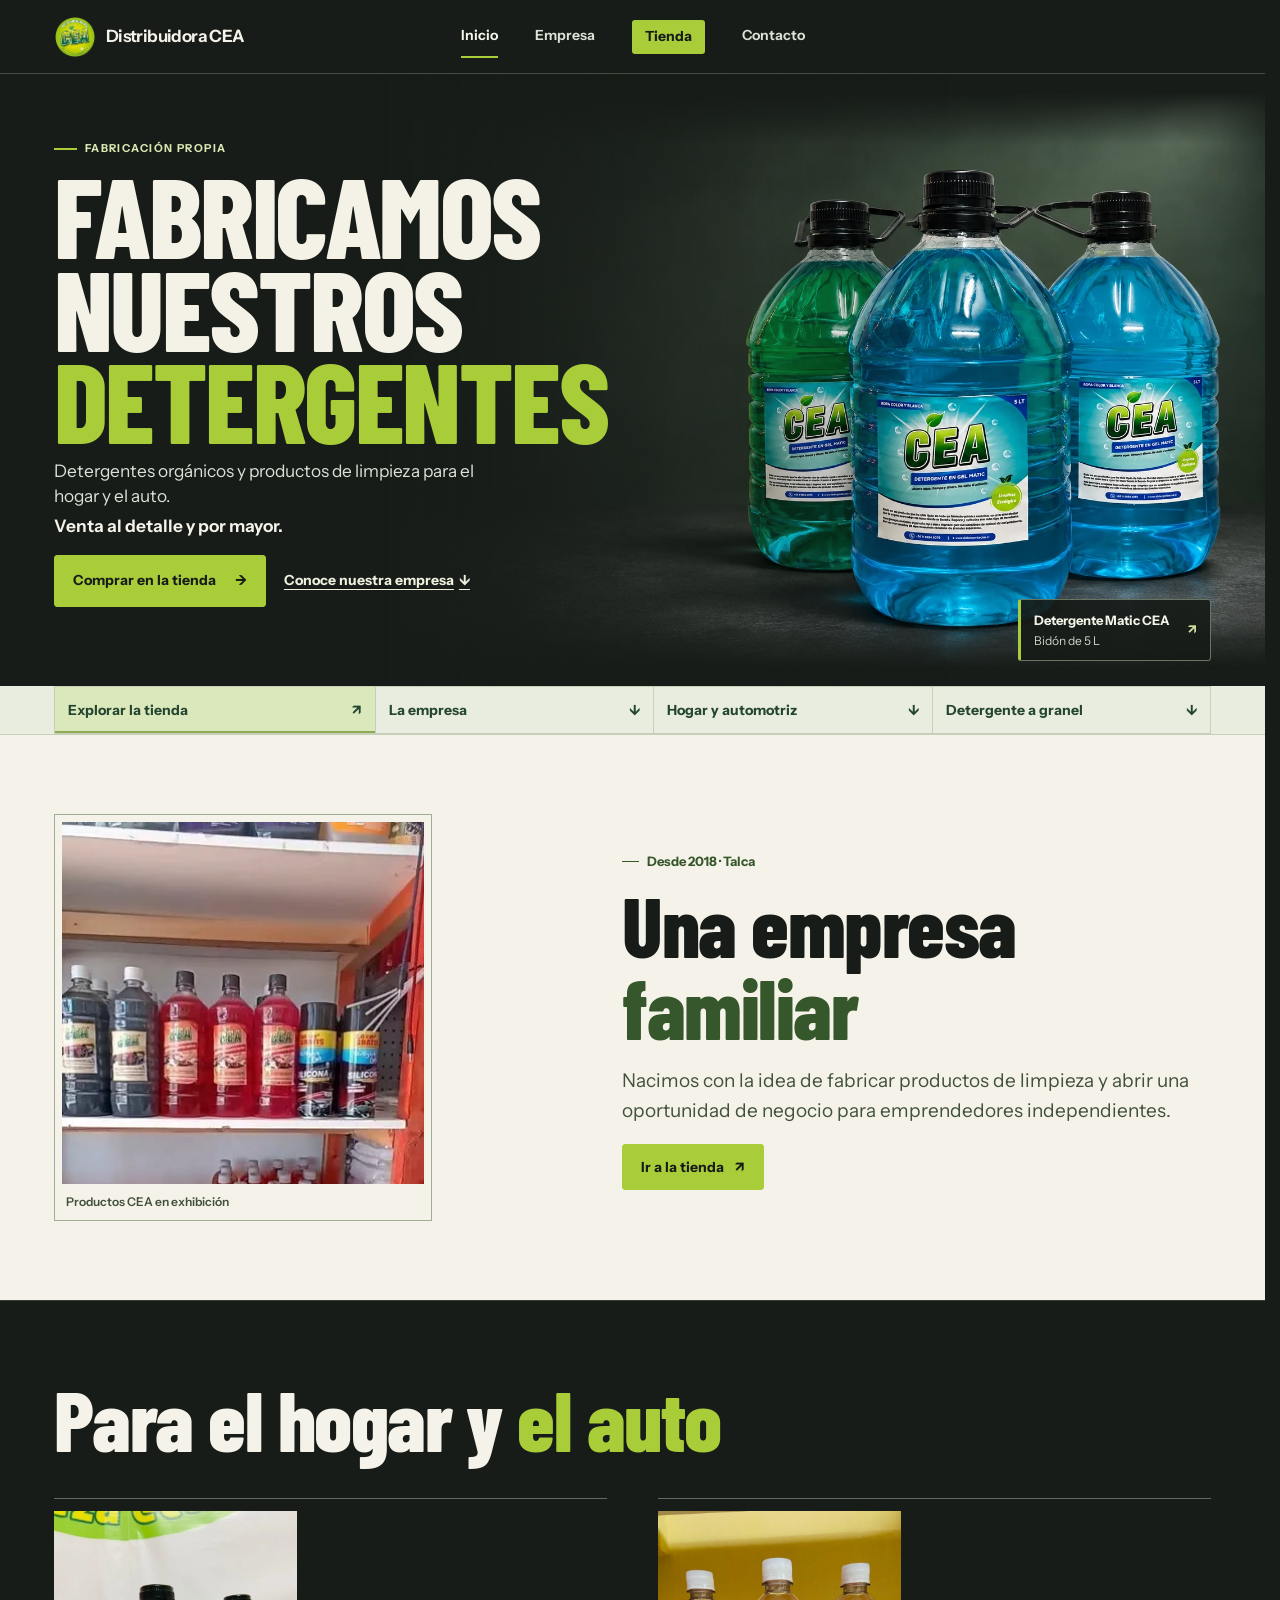
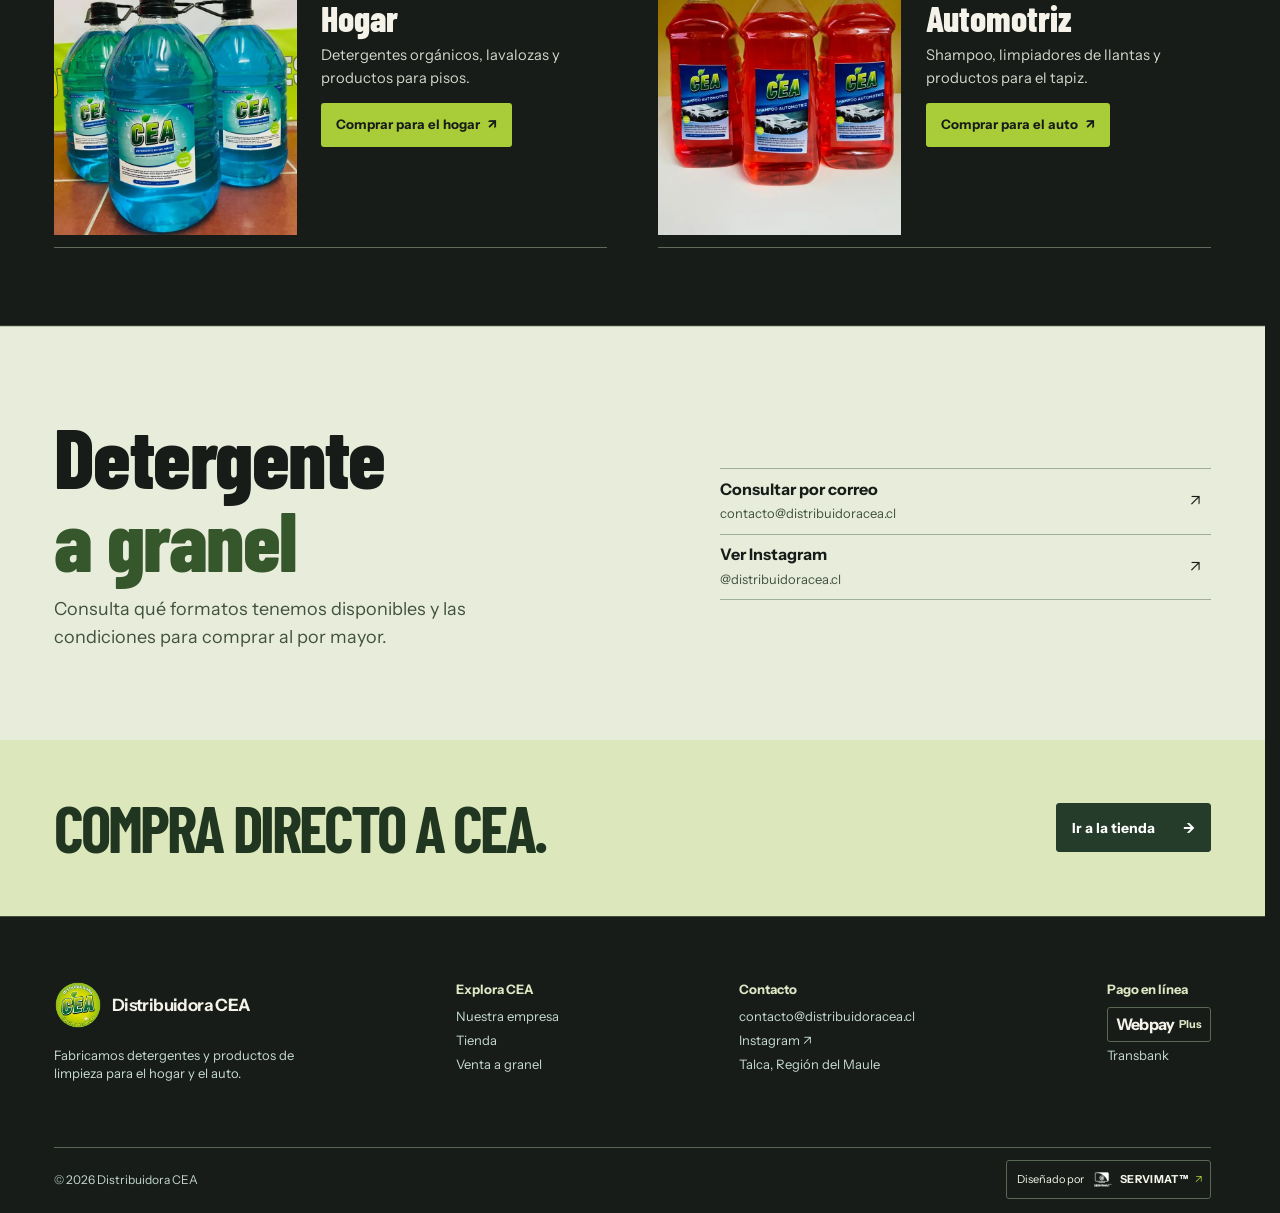
<file: index.html>
<!doctype html>
<html lang="es-CL" data-theme="grafito">
<head>
  <meta charset="utf-8">
  <meta name="viewport" content="width=device-width, initial-scale=1">
  <meta name="description" content="Distribuidora CEA. Fabricamos detergentes y productos de limpieza para el hogar y el auto. Compra al detalle o por mayor.">
  <meta name="robots" content="noindex">
  <meta name="theme-color" content="#171c18">
  <title>Distribuidora CEA · Fabricación propia</title>
  <link rel="icon" href="assets/logo.webp" type="image/webp">
  <link rel="preconnect" href="https://fonts.googleapis.com">
  <link rel="preconnect" href="https://fonts.gstatic.com" crossorigin>
  <link href="https://fonts.googleapis.com/css2?family=Bricolage+Grotesque:wght@500;600;700;800&family=Instrument+Sans:wght@400;500;600;700&display=swap" rel="stylesheet">
  <link rel="stylesheet" href="site.css">
  <link rel="stylesheet" href="shop-base.css">
  <link rel="stylesheet" href="sections.css">
  <link rel="stylesheet" href="commerce.css">
  <link rel="stylesheet" href="bocetos.css">
  <script src="catalog.js" defer></script>
  <script src="storefront.js" defer></script>
</head>
<body>
  <a class="skip-link" href="#store-main">Saltar al contenido</a>
  <div class="store cea-site" data-view="home" data-theme="grafito">
    <header class="site-header">
      <div class="shell site-nav">
        <a href="#inicio" class="site-brand" data-action="home" aria-label="Distribuidora CEA, inicio">
          <img src="assets/logo.webp" alt="" width="42" height="42">
          <span>Distribuidora <strong>CEA</strong></span>
        </a>
        <nav aria-label="Navegación principal">
          <a href="#inicio" data-action="home" data-nav="inicio" aria-current="page">Inicio</a>
          <a href="#empresa" data-action="section" data-section="empresa" data-nav="empresa">Empresa</a>
          <a href="#tienda" data-action="catalog" data-line="todos" data-nav="tienda">Tienda</a>
          <a href="#contacto" data-action="section" data-section="contacto" data-nav="contacto">Contacto</a>
        </nav>
        <a href="#carrito" class="site-cart" data-action="cart" aria-haspopup="dialog" aria-controls="cart-drawer" aria-expanded="false" hidden>Carrito <span data-count>0</span></a>
      </div>
    </header>
    <main id="store-main" tabindex="-1">
      <section class="home-hero" aria-labelledby="hero-title">
        <div class="shell hero-shell">
          <div class="hero-copy">
            <p class="hero-kicker"><span></span>Fabricación propia</p>
            <h1 id="hero-title" tabindex="-1">Fabricamos nuestros <em>detergentes</em></h1>
            <p class="hero-description">Detergentes orgánicos y productos de limpieza para el hogar y el auto. <span>Venta al detalle y por mayor.</span></p>
            <div class="hero-actions">
              <a class="primary" href="#tienda" data-action="catalog" data-line="todos">Comprar en la tienda <span aria-hidden="true">→</span></a>
              <a class="hero-story" href="#empresa" data-action="section" data-section="empresa">Conoce nuestra empresa <span aria-hidden="true">↓</span></a>
            </div>
          </div>
          <div class="hero-visual">
            <img class="hero-image" src="assets/cea-matic-estudio.webp" alt="Bidones de detergente Matic CEA" fetchpriority="high" width="1536" height="1024">
            <a class="hero-product" href="#producto/detergente-liquido-matic" data-action="product" data-id="detergente">
              <span><strong>Detergente Matic CEA</strong><small>Bidón de 5 L</small></span><span aria-hidden="true">↗</span>
            </a>
          </div>
        </div>
      </section>
      <div class="home-directory">
        <div class="shell">
          <a class="home-directory-shop" href="#tienda" data-action="catalog" data-line="todos"><span>Explorar la tienda</span><span aria-hidden="true">↗</span></a>
          <a href="#empresa" data-action="section" data-section="empresa"><span>La empresa</span><span aria-hidden="true">↓</span></a>
          <a href="#lineas" data-action="section" data-section="lineas"><span>Hogar y automotriz</span><span aria-hidden="true">↓</span></a>
          <a href="#granel" data-action="section" data-section="granel"><span>Detergente a granel</span><span aria-hidden="true">↓</span></a>
        </div>
      </div>
      <section class="cea-landing-section cea-story" id="empresa" aria-labelledby="cea-story-title">
  <div class="shell cea-story-layout">
    <div class="cea-story-copy">
      <p class="cea-section-label">Desde 2018 · Talca</p>
      <h2 id="cea-story-title">Una empresa <em>familiar</em></h2>
      <p>Nacimos con la idea de fabricar productos de limpieza y abrir una oportunidad de negocio para emprendedores independientes.</p>
      <a class="primary cea-story-shop" href="#tienda" data-action="catalog" data-line="todos">Ir a la tienda <span aria-hidden="true">↗</span></a>
    </div>
    <figure class="cea-story-figure">
      <div class="cea-story-image">
        <img src="assets/exhibicion-cea.webp" alt="Botellas de productos CEA en un estante" loading="lazy">
      </div>
      <figcaption>Productos CEA en exhibición</figcaption>
    </figure>
  </div>
</section>

<section class="cea-landing-section cea-lines" id="lineas" aria-labelledby="cea-lines-title">
  <div class="shell cea-lines-layout">
    <div class="cea-lines-heading">
      <h2 id="cea-lines-title">Para el hogar y <em>el auto</em></h2>
    </div>
    <div class="cea-lines-spread">
      <article class="cea-line cea-line-hogar">
        <a class="cea-line-link" href="#tienda" data-action="catalog" data-line="hogar">
          <div class="cea-line-image">
            <img src="assets/detergente.webp" alt="" loading="lazy">
          </div>
          <div class="cea-line-copy">
            <h3>Hogar</h3>
            <p>Detergentes orgánicos, lavalozas y productos para pisos.</p>
            <span class="cea-line-action">Comprar para el hogar <span aria-hidden="true">↗</span></span>
          </div>
        </a>
      </article>
      <article class="cea-line cea-line-automotriz">
        <a class="cea-line-link" href="#tienda" data-action="catalog" data-line="automotriz">
          <div class="cea-line-image">
            <img src="assets/shampoo.webp" alt="" loading="lazy">
          </div>
          <div class="cea-line-copy">
            <h3>Automotriz</h3>
            <p>Shampoo, limpiadores de llantas y productos para el tapiz.</p>
            <span class="cea-line-action">Comprar para el auto <span aria-hidden="true">↗</span></span>
          </div>
        </a>
      </article>
    </div>
  </div>
</section>

<section class="cea-landing-section cea-bulk" id="granel" aria-labelledby="cea-bulk-title">
  <div class="shell cea-bulk-layout">
    <div class="cea-bulk-copy">
      <h2 id="cea-bulk-title">Detergente <span>a granel</span></h2>
      <p>Consulta qué formatos tenemos disponibles y las condiciones para comprar al por mayor.</p>
    </div>
    <div class="cea-bulk-links">
      <a href="mailto:contacto@distribuidoracea.cl?subject=Consulta%20por%20detergente%20a%20granel">
        <span><strong>Consultar por correo</strong><span>contacto@distribuidoracea.cl</span></span>
        <span aria-hidden="true">↗</span>
      </a>
      <a href="https://www.instagram.com/distribuidoracea.cl/" target="_blank" rel="noopener">
        <span><strong>Ver Instagram</strong><span>@distribuidoracea.cl</span></span>
        <span aria-hidden="true">↗</span>
      </a>
    </div>
  </div>
</section>

      <section class="landing-shop-cta" aria-labelledby="landing-shop-title">
        <div class="shell">
          <h2 id="landing-shop-title">Compra directo a CEA.</h2>
          <a class="primary" href="#tienda" data-action="catalog" data-line="todos">Ir a la tienda <span aria-hidden="true">→</span></a>
        </div>
      </section>
    </main>
    <footer class="site-footer" id="contacto">
      <div class="shell">
        <div class="footer-main">
          <div class="footer-identity">
            <a class="site-brand" href="#inicio" data-action="home">
              <img src="assets/logo.webp" alt="" width="48" height="48">
              <span>Distribuidora <strong>CEA</strong></span>
            </a>
            <p>Fabricamos detergentes y productos de limpieza para el hogar y el auto.</p>
          </div>
          <nav aria-label="Enlaces del pie de página">
            <h2>Explora CEA</h2>
            <a href="#empresa" data-action="section" data-section="empresa">Nuestra empresa</a>
            <a href="#tienda" data-action="catalog" data-line="todos">Tienda</a>
            <a href="#granel" data-action="section" data-section="granel">Venta a granel</a>
          </nav>
          <div class="footer-contact">
            <h2 data-section-heading>Contacto</h2>
            <a href="mailto:contacto@distribuidoracea.cl">contacto@distribuidoracea.cl</a>
            <a href="https://www.instagram.com/distribuidoracea.cl/" target="_blank" rel="noopener">Instagram <span aria-hidden="true">↗</span></a>
            <p>Talca, Región del Maule</p>
          </div>
          <div class="footer-payment">
            <h2>Pago en línea</h2>
            <strong class="footer-webpay">Webpay <span>Plus</span></strong>
            <p>Transbank</p>
          </div>
        </div>
        <div class="footer-bottom">
          <small>© 2026 Distribuidora CEA</small>
          <a class="servimat-credit" href="https://www.instagram.com/servimat._/" target="_blank" rel="noopener"><span>Diseñado por</span><img src="assets/servimat.webp" alt="" width="22" height="22"><strong>SERVIMAT™</strong><span aria-hidden="true">↗</span></a>
        </div>
      </div>
    </footer>
    <dialog id="cart-drawer" class="cart-drawer" aria-labelledby="cart-drawer-title">
      <div class="cart-drawer-head">
        <h2 id="cart-drawer-title">Tu carrito</h2>
        <button type="button" class="cart-drawer-close" data-action="close-cart" aria-label="Ocultar carrito">×</button>
      </div>
      <div class="cart-drawer-body" data-cart-body></div>
      <div class="cart-drawer-summary" data-cart-summary></div>
    </dialog>
    <dialog class="quick-dialog" aria-labelledby="quick-buy-title"></dialog>
    <div class="cart-toast" hidden>
      <span data-toast-label></span>
      <a href="#carrito" data-action="cart">Ver carrito <span aria-hidden="true">↗</span></a>
      <button type="button" data-action="dismiss-toast" aria-label="Cerrar aviso">×</button>
    </div>
    <div class="sr-only" role="status" data-live></div>
  </div>
</body>
</html>
</file>
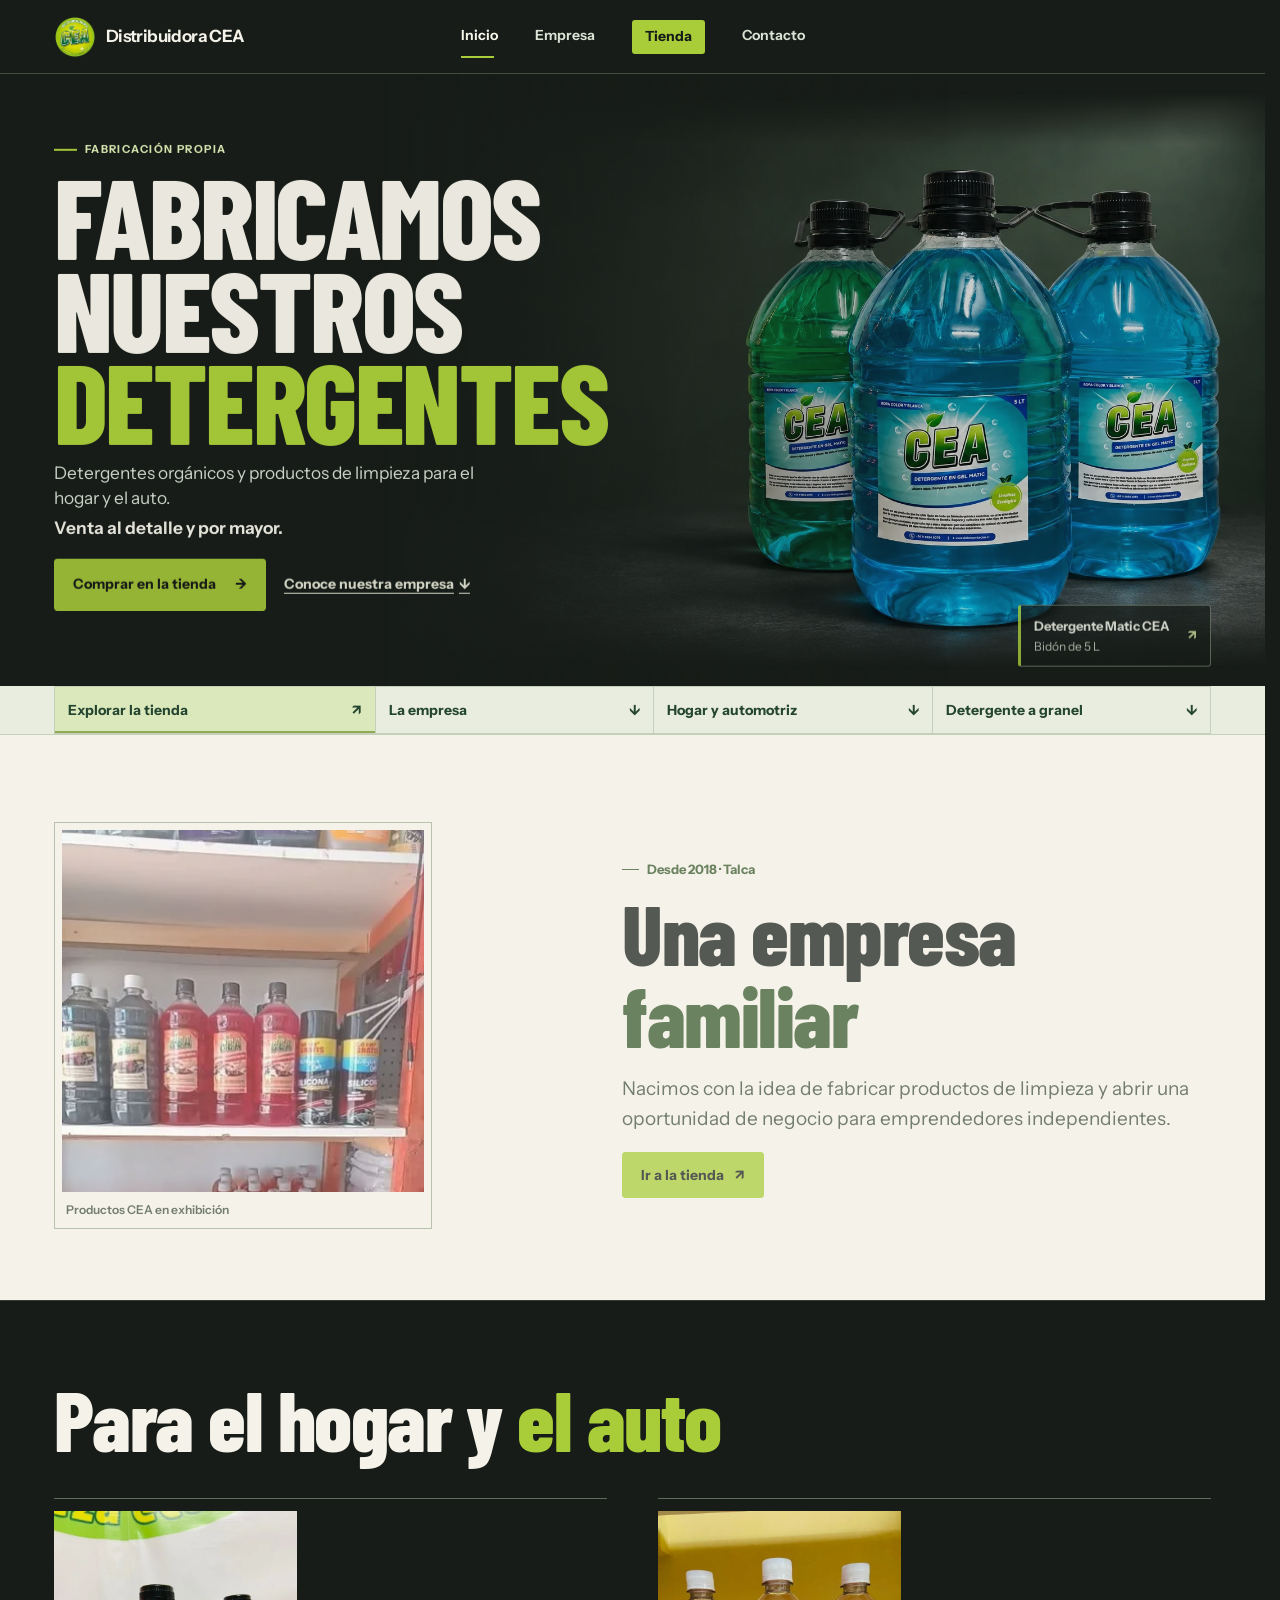
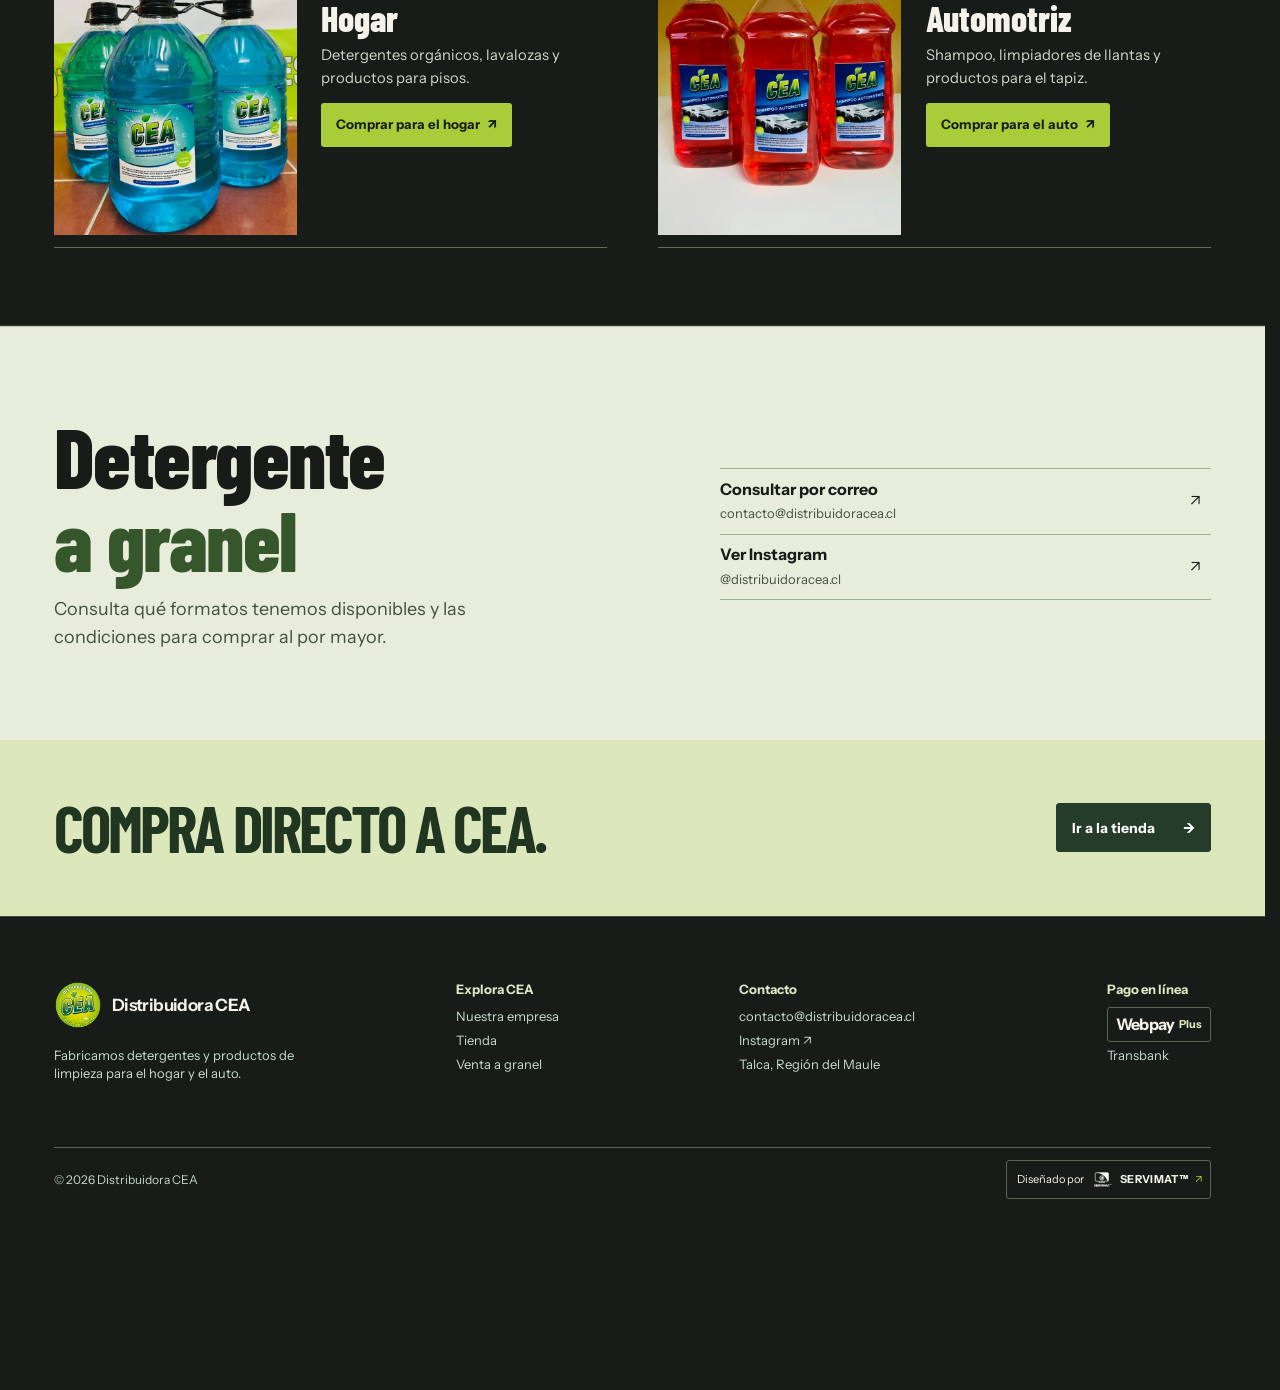
<file: grafito.html>
<!doctype html>
<html lang="es-CL">
<head>
  <meta charset="utf-8">
  <meta name="viewport" content="width=device-width, initial-scale=1">
  <meta name="robots" content="noindex">
  <meta http-equiv="refresh" content="0; url=index.html#inicio">
  <title>Distribuidora CEA</title>
</head>
<body>
  <a href="index.html#inicio">Ir a Distribuidora CEA</a>
</body>
</html>
</file>
<file: site.css>
@font-face {
  font-family:"Barlow Condensed";
  src:url("assets/barlow-condensed-700.woff2") format("woff2");
  font-weight:700;
  font-display:swap;
}
@font-face {
  font-family:"Barlow Condensed";
  src:url("assets/barlow-condensed-800.woff2") format("woff2");
  font-weight:800;
  font-display:swap;
}
:root {
  font-family:"Instrument Sans","Segoe UI",sans-serif;
  color:#173638;
  background:#faf7ed;
  color-scheme:light;
  font-synthesis:none;
  --cea-lime:#a9cc39;
  --cea-green:#073f42;
  --header-height:73px;
}
*, *::before, *::after { box-sizing:border-box; }
body, h1, h2, h3, p, figure { margin:0; }
html { scrollbar-gutter:stable; }
body { line-height:1.45; }
body:has(.cart-drawer[open], .quick-dialog[open]) { overflow:hidden; }
[hidden] { display:none !important; }
button, input, select { font:inherit; }
button { cursor:pointer; }
button:disabled { cursor:default; }
a { color:inherit; }
img { display:block; max-width:100%; }
:focus-visible { outline:3px solid #317957; outline-offset:4px; }
[tabindex="-1"]:focus { outline:none; }
.sr-only { position:absolute; width:1px; height:1px; overflow:hidden; clip-path:inset(50%); white-space:nowrap; }
.skip-link { position:fixed; z-index:12; top:10px; left:12px; background:#fff; color:#171c18; padding:8px 12px; transform:translateY(-160%); }
.skip-link:focus { transform:translateY(0); }
.shell { width:min(100%,1330px); margin-inline:auto; padding-inline:clamp(17px,4.2vw,54px); }
.store {
  --ink:#173638;
  --soft-ink:#455d59;
  --bg:#faf7ed;
  --paper:#fffdf7;
  --line:#cbd9d2;
  --accent:#073f42;
  --on-accent:#fff;
  --tint:#deefea;
  --deep:#073f42;
  --on-deep:#faf7ed;
  --heading:"Bricolage Grotesque","Instrument Sans",sans-serif;
  --radius:3px;
  --commerce-sticky-top:calc(var(--header-height) + 12px);
  color:var(--ink);
  background:var(--bg);
}
.store h2, .view-title { font-family:var(--heading); font-weight:700; line-height:1; letter-spacing:-.045em; }
.store h2 { font-size:clamp(29px,4.4vw,59px); }
.store button { color:inherit; }
.store .primary, .store .secondary { display:inline-flex; align-items:center; justify-content:center; gap:10px; padding:10px 15px; min-height:45px; font-size:14px; font-weight:750; border-radius:var(--radius); text-decoration:none; text-align:center; }
.store .primary { background:var(--accent); color:var(--on-accent); border:1px solid var(--accent); }
.store .primary:hover { filter:brightness(1.13); }
.store .primary:disabled { opacity:.55; }
.store .secondary { background:var(--paper); color:var(--ink); border:1px solid var(--line); }
.store .secondary:hover { background:var(--tint); }
.store .text-button { background:none; border:0; padding:5px 0; font-weight:750; text-align:left; }
.store .text-button:hover { text-decoration:underline; text-underline-offset:3px; }
.site-header { position:sticky; top:0; z-index:8; color:#073f42; background:#faf7edf5; border-bottom:1px solid #d7dfd5; }
.site-header :focus-visible, .home-hero :focus-visible { outline-color:#167575; }
.site-nav { display:grid; grid-template-columns:1fr auto 1fr; align-items:center; gap:18px; min-height:var(--header-height); }
.site-brand { display:inline-flex; align-items:center; gap:10px; justify-self:start; color:inherit; text-decoration:none; font-weight:650; font-size:17px; letter-spacing:-.035em; white-space:nowrap; }
.site-brand img { flex:none; object-fit:contain; }
.site-brand strong { font-weight:750; }
.site-nav nav { position:relative; display:flex; align-items:center; gap:clamp(16px,3vw,37px); }
.site-nav nav a { display:flex; align-items:center; min-height:43px; color:#455e59; text-decoration:none; font-size:14px; font-weight:650; border-bottom:2px solid transparent; }
.site-nav nav a:hover, .site-nav nav a[aria-current] { color:#073f42; }
.site-nav nav:not(.nav-ready) a[aria-current] { border-color:#217977; }
.site-nav nav::after { content:""; position:absolute; left:0; bottom:0; height:2px; width:var(--nav-width,0px); transform:translateX(var(--nav-offset,0px)); background:#217977; pointer-events:none; transition:transform .27s ease,width .27s ease; }
.cea-site[data-view=home] .site-nav nav [data-nav=tienda] { color:#fffdf7; background:#073f42; min-height:34px; padding:5px 13px; border:0; border-radius:3px; font-weight:750; }
.cea-site[data-view=home] .site-nav nav [data-nav=tienda]:hover { background:#11595b; }
.site-cart { display:inline-flex; justify-self:end; align-items:center; gap:9px; min-height:42px; border:1px solid #9ab8b0; border-radius:3px; padding:7px 11px; font-size:13px; font-weight:750; text-decoration:none; }
.site-cart:hover, .site-cart[aria-expanded=true] { border-color:#11595b; background:#deefea; }
.site-cart span { display:grid; place-items:center; min-width:22px; height:22px; border-radius:2px; padding-inline:3px; color:#073f42; background:#d0e8df; font-size:12px; }
.home-hero { color:#073f42; background:#faf7ed; }
.hero-shell { padding-block:clamp(29px,3.6vw,50px) clamp(14px,2vw,26px); }
.hero-copy { width:min(100%,790px); margin-inline:auto; text-align:center; }
.hero-kicker { display:flex; justify-content:center; align-items:center; gap:8px; color:#11595b; font-weight:750; font-size:13px; }
.hero-kicker span { width:14px; height:2px; background:#528250; }
.hero-copy h1 { max-width:20ch; margin:11px auto 13px; font:750 clamp(40px,5.7vw,84px)/.95 var(--heading); letter-spacing:-.063em; color:#073f42; }
.hero-copy h1 em { color:#126465; font-style:normal; }
.hero-copy > p:not(.hero-kicker) { max-width:49ch; margin-inline:auto; color:#455d59; font-size:clamp(15px,1.35vw,18px); }
.hero-actions { display:flex; flex-wrap:wrap; justify-content:center; align-items:center; gap:9px 18px; margin-top:17px; }
.store .hero-actions .primary { min-height:49px; padding-inline:18px; }
.hero-story { color:#11595b; text-underline-offset:4px; font-size:14px; font-weight:750; }
.hero-story:hover { color:#073f42; }
.hero-story span { margin-left:5px; }
.hero-visual { --hero-photo-height:clamp(254px,28.5vw,390px); position:relative; display:grid; place-items:center; height:var(--hero-photo-height); margin-top:clamp(19px,2.6vw,34px); overflow:hidden; isolation:isolate; border:1px solid #bed5cc; border-radius:2px; background:radial-gradient(ellipse at 50% 64%,#b7dcd4,#d7ece6 72%,#e1efea); }
.hero-image { display:block; width:min(100%,calc(var(--hero-photo-height) * 2.25)); height:100%; min-height:0; object-fit:cover; object-position:50% 72%; mask-image:linear-gradient(90deg,transparent,#000 16% 84%,transparent); }
.hero-product { position:absolute; display:flex; align-items:center; gap:17px; right:clamp(12px,2vw,25px); bottom:clamp(12px,2vw,25px); padding:11px 13px; color:#073f42; background:#fffdf7f2; border:1px solid #afc9c2; text-decoration:none; border-radius:3px; font-size:13px; }
.hero-product:hover { border-color:#217977; }
.hero-product small { display:block; color:#455d59; margin-top:2px; font-size:12px; }
.hero-product > span:last-child { color:#126465; font-weight:800; }
.home-directory { background:#faf7ed; padding-bottom:clamp(13px,2vw,23px); }
.home-directory .shell { display:grid; grid-template-columns:1.15fr repeat(3,minmax(0,1fr)); gap:0; }
.home-directory a { display:flex; align-items:center; justify-content:space-between; gap:8px; min-height:48px; color:#073f42; padding:8px 13px; border:1px solid #d2ded7; border-right:0; font-weight:750; font-size:14px; text-decoration:none; }
.home-directory a:last-child { border-right:1px solid #d2ded7; }
.home-directory a:hover { background:#edf4ea; }
.home-directory .home-directory-shop { background:#deefea; }
.home-directory .home-directory-shop:hover { background:#cde5dc; }
.landing-shop-cta { background:#deefea; color:#073f42; }
.landing-shop-cta .shell { display:flex; flex-wrap:wrap; align-items:center; justify-content:space-between; gap:17px; padding-block:clamp(25px,5vw,56px); }
.landing-shop-cta h2 { font-size:clamp(34px,5vw,64px); }
.store .landing-shop-cta .primary { min-height:49px; }
.landing-shop-cta :focus-visible { outline-color:#167575; }
.cart-toast { position:fixed; z-index:10; inset:auto 17px 17px auto; max-width:calc(100% - 34px); display:flex; flex-wrap:wrap; align-items:center; gap:7px 13px; padding:9px 11px; color:#f5f3e9; background:#073f42; border:1px solid #78a19d; border-radius:3px; box-shadow:0 5px 20px #0c303b35; font-size:13px; }
.cart-toast a { color:#d2efdf; font-weight:750; text-underline-offset:3px; }
.cart-toast button { border:0; background:none; min-width:34px; min-height:34px; margin-left:auto; color:#fff; font-size:20px; line-height:1; }
.cart-toast :focus-visible { outline-color:var(--cea-lime); }
#empresa, #lineas, #granel, #contacto, #store-main { scroll-margin-top:calc(var(--header-height) + 8px); }
.site-footer { color:#e6f1e9; background:#073f42; border-top:1px solid #164e50; }
.site-footer :focus-visible { outline-color:#d2ecaa; }
.footer-main { display:grid; grid-template-columns:1.16fr .78fr 1.05fr auto; gap:clamp(15px,3vw,40px); padding-block:clamp(27px,5vw,66px); }
.site-footer h2 { color:#f4f4e9; font:750 13px/1.3 "Instrument Sans",sans-serif; margin-bottom:9px; letter-spacing:0; }
.footer-main nav, .footer-contact, .footer-payment { display:flex; flex-direction:column; align-items:flex-start; }
.footer-main a:not(.site-brand), .footer-main p { color:#c7dbd3; font-size:13px; line-height:1.4; overflow-wrap:anywhere; }
.footer-main a:not(.site-brand) { text-decoration:none; margin-bottom:6px; }
.footer-main a:not(.site-brand):hover { text-decoration:underline; text-underline-offset:3px; }
.footer-identity p { max-width:31ch; margin-top:11px; }
.footer-webpay { display:inline-flex; align-items:center; gap:5px; padding:5px 8px; border:1px solid #75a09a; border-radius:3px; font-weight:750; letter-spacing:-.035em; margin-bottom:4px; }
.footer-webpay span { color:#d2ead9; font-size:11px; letter-spacing:0; }
.footer-bottom { min-height:65px; border-top:1px solid #366765; display:flex; align-items:center; justify-content:space-between; gap:10px; padding-block:11px; }
.footer-bottom small { font-size:12px; color:#c4d7d0; }
.servimat-credit { display:inline-flex; gap:7px; align-items:center; min-height:39px; padding:5px 8px 5px 10px; border:1px solid #75a09a; border-radius:3px; text-decoration:none; color:#f4f6e9; font-size:11px; }
.servimat-credit img { object-fit:contain; }
.servimat-credit strong { letter-spacing:.035em; }
.servimat-credit:hover { background:#1c585a; border-color:#a5c5be; }
.servimat-credit span:last-child { color:#cce7d3; }
@media(max-width:680px) {
  :root { --header-height:102px; }
  .site-nav { grid-template-columns:1fr auto; gap:0 8px; align-content:center; }
  .site-nav .site-brand { grid-area:1/1; min-height:61px; }
  .site-nav .site-brand img { width:37px; height:37px; }
  .site-cart { grid-area:1/2; min-height:37px; }
  .site-nav nav { grid-area:2/1/3/3; width:100%; justify-content:space-between; gap:10px; border-top:1px solid #d7dfd5; }
  .site-nav nav a { min-height:40px; font-size:13px; }
  .hero-shell { padding-block:26px 12px; }
  .hero-copy h1 { font-size:clamp(37px,8.7vw,59px); max-width:17ch; margin:9px auto 11px; }
  .hero-actions { margin-top:15px; }
  .hero-visual { display:block; height:auto; }
  .hero-image { width:100%; height:clamp(174px,47vw,250px); object-position:50% 67%; mask-image:linear-gradient(90deg,transparent,#000 9% 91%,transparent); }
  .hero-product { position:static; justify-content:space-between; margin:0 8px 8px; padding:8px 10px; }
  .home-directory .shell { grid-template-columns:repeat(2,minmax(0,1fr)); }
  .home-directory a { min-height:42px; padding-inline:9px; font-size:12px; line-height:1.13; }
  .home-directory a:nth-child(2) { border-right:1px solid #d2ded7; }
  .home-directory a:nth-child(n+3) { border-top:0; }
  .footer-main { grid-template-columns:repeat(2,minmax(0,1fr)); gap:19px 13px; }
}
@media(max-width:390px) {
  .site-brand { font-size:15px; gap:7px; }
  .site-cart { padding-inline:7px; }
  .hero-copy h1 { font-size:clamp(35px,9.7vw,42px); }
  .footer-bottom { align-items:flex-start; flex-direction:column; }
}
@media(prefers-reduced-motion:reduce) {
  .site-nav nav::after { transition:none; }
}
</file>
<file: shop-base.css>
.use-zone, .catalog-zone { scroll-margin-top:68px; }
.use-zone { background:var(--paper); border-bottom:1px solid var(--line); }
.use-layout { display:grid; grid-template-columns:.94fr 1.06fr; gap:clamp(16px,4vw,44px); align-items:center; padding-block:27px; }
.use-heading p { color:var(--soft-ink); margin-top:7px; font-size:14px; }
.use-buttons { display:flex; flex-wrap:wrap; gap:6px; margin-top:13px; }
.chip { min-height:39px; border:1px solid var(--line); border-radius:var(--radius); background:var(--paper); padding:7px 10px; font-size:13px; font-weight:700; }
.chip:hover { background:var(--tint); }
.store .chip[aria-pressed=true] { color:var(--on-accent); background:var(--accent); border-color:var(--accent); }
.use-result { min-width:0; }
.recommend { display:grid; grid-template-columns:150px minmax(0,1fr); align-items:stretch; min-height:155px; overflow:hidden; border:1px solid var(--line); border-radius:var(--radius); background:var(--tint); }
.recommend img { width:100%; height:100%; max-height:173px; object-fit:cover; object-position:center 46%; background:var(--line); }
.recommend > div { padding:13px; align-self:center; }
.eyebrow { display:block; font-size:11px; font-weight:750; letter-spacing:.06em; text-transform:uppercase; color:var(--soft-ink); }
.recommend h3 { font-size:clamp(16px,2vw,22px); letter-spacing:-.035em; line-height:1.13; margin:4px 0 6px; }
.recommend .text-button { display:block; margin-top:4px; font-size:13px; }
.catalog-zone { padding-block:30px 41px; }
.catalog-top { display:flex; align-items:end; justify-content:space-between; gap:12px; }
.search-label { display:grid; gap:4px; font-weight:650; font-size:12px; min-width:min(220px,100%); }
.input { width:100%; min-width:0; min-height:43px; padding:8px 10px; background:var(--paper); color:var(--ink); border:1px solid #a8aeb5; border-radius:var(--radius); }
.catalog-filters { display:flex; flex-wrap:wrap; gap:8px 17px; margin:15px 0 8px; }
.catalog-filters > div { display:flex; flex-wrap:wrap; gap:4px; }
.catalog-count { margin-bottom:11px; font-size:13px; color:var(--soft-ink); }
.products { display:grid; grid-template-columns:repeat(4,minmax(0,1fr)); gap:13px; }
.product { display:flex; flex-direction:column; min-width:0; background:var(--paper); border:1px solid var(--line); border-radius:var(--radius); overflow:hidden; }
.product-picture { position:relative; min-height:155px; padding:0; border:0; background:var(--tint); }
.product-picture img { position:absolute; inset:0; width:100%; height:100%; object-fit:cover; object-position:center 45%; }
.product-copy { flex:1; display:flex; flex-direction:column; align-items:start; gap:5px; padding:11px; }
.product-copy h3 { font-size:16px; line-height:1.16; overflow-wrap:anywhere; }
.product-copy p { margin-top:auto; font-size:14px; font-weight:750; }
.product-copy .secondary { margin-top:3px; min-height:38px; padding:6px 8px; width:100%; justify-content:space-between; font-size:13px; }
.empty { grid-column:1/-1; padding:18px; background:var(--tint); }

.shop-view { min-height:70vh; padding-block:23px 45px; }
.shop-view [tabindex="-1"]:focus { outline:none; }
.back { margin-bottom:13px; font-size:13px; }
.view-title { font-size:clamp(37px,5vw,64px); margin:0 0 17px; }
.product-view { display:grid; grid-template-columns:minmax(0,1fr) minmax(0,1fr); align-items:start; gap:clamp(22px,5vw,61px); }
.detail-photo { padding:15px; background:var(--tint); border-radius:var(--radius); }
.detail-photo img { width:100%; height:clamp(240px,45vw,485px); object-fit:contain; }
.product-detail .view-title { margin:7px 0 10px; }
.product-detail .description { color:var(--soft-ink); margin-bottom:15px; }
.detail-price { font-size:25px; font-weight:800; margin-bottom:13px; }
.variant-group { display:flex; flex-wrap:wrap; gap:6px; margin:6px 0 14px; }
.quantity { display:inline-flex; align-items:center; border:1px solid var(--line); border-radius:var(--radius); background:var(--paper); overflow:hidden; }
.quantity button { min-height:42px; min-width:38px; border:0; background:var(--paper); font-size:18px; }
.quantity button:hover { background:var(--tint); }
.quantity output { display:grid; place-items:center; min-width:30px; font-weight:700; font-variant-numeric:tabular-nums; }
.detail-actions { display:flex; flex-wrap:wrap; align-items:center; gap:8px; margin:6px 0 11px; }
.detail-note { color:var(--soft-ink); font-size:13px; }
.detail-link { display:inline-block; margin-top:13px; font-size:13px; text-underline-offset:3px; }
.steps { display:flex; flex-wrap:wrap; align-items:center; gap:6px 13px; list-style:none; margin:0 0 15px; padding:0; color:var(--soft-ink); font-size:13px; }
.steps li { display:flex; align-items:center; gap:5px; }
.steps li + li::before { content:"›"; margin-right:5px; }
.steps [aria-current=step] { color:var(--accent); font-weight:800; }
.order-layout { display:grid; grid-template-columns:minmax(0,1fr) minmax(265px,.48fr); align-items:start; gap:clamp(17px,3vw,37px); }
.order-panel, .summary-panel { background:var(--paper); border:1px solid var(--line); border-radius:var(--radius); padding:clamp(12px,2.4vw,23px); min-width:0; }
.order-panel + .order-panel { margin-top:13px; }
.summary-panel { background:var(--tint); }
.store .order-panel h2, .store .summary-panel h2 { font-size:clamp(24px,3vw,32px); margin-bottom:12px; }
.summary-panel .primary, .summary-panel .secondary { width:100%; margin-top:10px; }
.order-list { list-style:none; display:grid; padding:0; margin:0; }
.order-row { display:grid; grid-template-columns:62px minmax(0,1fr) auto; align-items:center; gap:10px 13px; padding:11px 0; border-bottom:1px solid var(--line); }
.order-row:first-child { padding-top:0; }
.order-row:last-child { border-bottom:0; padding-bottom:0; }
.order-row img { width:62px; height:69px; object-fit:cover; border-radius:var(--radius); }
.order-row strong { display:block; font-size:14px; line-height:1.2; }
.order-row small { display:block; font-size:12px; color:var(--soft-ink); margin-top:3px; }
.order-qty { display:flex; align-items:center; gap:7px; flex-wrap:wrap; margin-top:5px; }
.order-qty .quantity button { min-height:36px; }
.order-qty .text-button { font-size:12px; }
.order-row > b { font-size:14px; white-space:nowrap; }
.summary-line { display:flex; align-items:start; justify-content:space-between; gap:10px; font-size:14px; margin:7px 0; }
.summary-total { border-top:1px solid var(--line); padding-top:10px; margin-top:11px; font-weight:800; }
.minimum-bar { width:100%; height:10px; accent-color:var(--accent); }
.hint { color:var(--soft-ink); font-size:13px; margin:5px 0; }
.checkout-heading { display:flex; justify-content:space-between; align-items:center; gap:8px; flex-wrap:wrap; }
.checkout-heading .secondary { min-height:37px; font-size:12px; }
.form-fields { display:grid; grid-template-columns:1fr 1fr; gap:11px; }
.form-fields label { min-width:0; display:grid; gap:4px; font-weight:650; font-size:13px; }
.form-fields .span { grid-column:1/-1; }
.method { display:flex; align-items:center; gap:11px; border:1px solid var(--line); padding:12px; border-radius:var(--radius); }
.method strong { font-size:20px; }
.checkout-summary ul { list-style:none; padding:0; margin:0; }
.checkout-summary li { display:flex; justify-content:space-between; gap:10px; margin:6px 0; font-size:13px; }
.checkout-summary li b { white-space:nowrap; }
.payment { max-width:570px; margin-inline:auto; }
.gateway { padding:clamp(16px,3vw,27px); border-radius:var(--radius); border:1px solid var(--line); background:var(--paper); }
.gateway-name { display:flex; align-items:center; justify-content:space-between; gap:12px; padding-bottom:13px; margin-bottom:14px; border-bottom:1px solid var(--line); }
.gateway-name strong { color:#183c83; font-size:26px; letter-spacing:-.035em; }
.gateway-name span { font-size:12px; color:var(--soft-ink); }
.gateway-total { font-size:31px; font-weight:800; margin:4px 0 12px; }
.gateway-actions { display:grid; grid-template-columns:1fr 1fr; gap:7px; margin-top:17px; }
.payment-error { border:1px solid #b2594c; color:#882b20; background:#fff1ed; padding:9px 11px; font-size:14px; margin-top:14px; }
.confirmed { padding:15px; background:var(--tint); border:1px solid var(--line); margin-bottom:15px; }
.confirmed strong { display:block; margin-bottom:3px; }
.confirmed p { margin-bottom:5px; }


.shop-screen { min-height:80vh; }
.shop-banner { color:var(--on-deep); background:var(--deep); }
.shop-banner-inner { display:flex; justify-content:space-between; align-items:end; gap:15px; padding-block:18px 24px; }
.shop-breadcrumb { font-size:12px; margin-bottom:6px; }
.shop-breadcrumb a { text-underline-offset:3px; }
.shop-breadcrumb span { margin-inline:4px; }
.shop-banner .view-title { margin:0 0 3px; font-size:clamp(45px,7vw,87px); }
.shop-banner p:last-child { font-size:14px; }
.shop-minimum { display:inline-flex; align-items:center; padding:7px 9px; border:1px solid #a3b697; color:#ecf3e3; white-space:nowrap; font-size:12px; }
.shop-composition { padding-block:20px 38px; }
.shop-composition .catalog-zone { min-width:0; padding:0; }
.shop-composition .catalog-top { align-items:end; padding-bottom:10px; }
.shop-composition .catalog-top h2 { font-size:clamp(34px,4.9vw,57px); }
.shop-composition .catalog-count { margin:2px 0 0; }
.catalog-controls { display:flex; flex-wrap:wrap; align-items:end; gap:7px; }
.sort-label { display:grid; gap:3px; color:var(--soft-ink); font-weight:650; font-size:12px; }
.sort-label select { min-width:130px; }
.catalog-controls .finder-toggle { min-height:43px; }
.shop-filters .search-label { min-width:0; }
.shop-filters .catalog-filters { margin:8px 0 0; gap:9px 15px; }
.filter-group { min-width:0; border:0; margin:0; padding:0; }
.filter-group legend { padding:0; color:var(--soft-ink); font-weight:700; font-size:12px; margin-bottom:4px; }
.filter-group div { display:flex; gap:4px; flex-wrap:wrap; }
.filter-group .chip { min-height:36px; }
.product-picture { display:grid; place-items:center; }
.product-picture img { object-position:50% 49%; }
.product-formats { color:var(--soft-ink); font-size:12px; line-height:1.3; }
.photo-fallback { width:100%; height:100%; min-height:100px; display:grid; place-content:center; gap:2px; text-align:center; background:#e8eddf; color:#53654d; padding:5px; }
.photo-fallback strong { font:800 clamp(20px,5vw,47px)/1 "Barlow Condensed",Impact,sans-serif; letter-spacing:.06em; }
.photo-fallback small { font-size:11px; }
.order-row .photo-fallback { min-height:60px; }
.order-row .photo-fallback strong { font-size:21px; }
.order-row .photo-fallback small { display:none; }
.detail-photo .photo-fallback { min-height:235px; }

.layout-facets .shop-composition { display:grid; grid-template-columns:minmax(165px,224px) minmax(0,1fr); gap:23px; }
.layout-facets .shop-filters { position:sticky; top:67px; align-self:start; padding:14px; border:1px solid var(--line); border-top:4px solid var(--cea-green); background:var(--paper); }
.layout-facets .filter-group { width:100%; }
.layout-facets .filter-group div { flex-direction:column; align-items:stretch; }
.layout-facets .filter-group button { text-align:left; }
.layout-facets .products { grid-template-columns:repeat(3,minmax(0,1fr)); }



.use-lines { display:flex; align-items:center; gap:20px; border-bottom:1px solid var(--line); margin-top:9px; }
.cea-site .use-lines button { padding:9px 0 7px; border:0; border-bottom:3px solid transparent; background:transparent; min-height:41px; font-weight:750; color:var(--soft-ink); }
.cea-site .use-lines [aria-pressed=true] { color:var(--cea-green); border-bottom-color:var(--cea-green); }
.cea-site .use-buttons { margin-top:9px; }
.cea-site .recommend { grid-template-columns:minmax(0,.67fr) minmax(0,1.33fr); min-height:190px; background:var(--tint); }
.cea-site .recommend img { max-height:225px; }
.cea-site .recommend > div { padding:clamp(11px,2vw,20px); }
.cea-site .recommend h3 { font:750 clamp(22px,3.1vw,40px)/.95 "Barlow Condensed",Impact,sans-serif; text-transform:uppercase; letter-spacing:0; margin:5px 0 8px; }
.recommend-format { display:block; color:var(--soft-ink); font-size:13px; margin-bottom:4px; }
.cea-site .eyebrow { color:#25573c; }

.view-title { font-size:clamp(37px,5vw,64px); }
.use-zone, .catalog-zone { scroll-margin-top:calc(var(--header-height) + 8px); }
.order-row .photo-fallback { min-height:60px; }
@media(max-width:760px) {
  .layout-facets .products { grid-template-columns:repeat(2,minmax(0,1fr)); }
  .order-layout { grid-template-columns:1fr; }
  .recommend { grid-template-columns:105px minmax(0,1fr); }
}
@media(max-width:650px) {
  .layout-facets .shop-composition { grid-template-columns:1fr; }
  .layout-facets .shop-filters { position:static; }
  .layout-facets .filter-group div { flex-direction:row; }
  .shop-banner-inner { flex-wrap:wrap; }
  .catalog-top { flex-wrap:wrap; }
  .use-layout, .product-view { grid-template-columns:1fr; }
  .detail-photo img { height:232px; }
}
@media(max-width:405px) {
  .order-row { grid-template-columns:46px minmax(0,1fr) auto; gap:7px; }
  .order-row img { width:46px; height:60px; }
  .form-fields, .gateway-actions { grid-template-columns:1fr; }
}
</file>
<file: sections.css>
.cea-landing-section {
  --landing-paper: #faf7ed;
  --landing-cream: #f5f1e6;
  --landing-ink: #073f42;
  --landing-teal: #11595b;
  --landing-muted: #375e5b;
  --landing-aqua: #deefea;
  --landing-line: #b8d1ca;
  --landing-lime: #c6dd64;
  --landing-on-lime: #073f42;
  --landing-lime-hover: #d5e787;
  --landing-focus: #11595b;
  --landing-heading: "Bricolage Grotesque", "Instrument Sans", sans-serif;
  color: var(--landing-ink);
  scroll-margin-top: 84px;
}

.cea-landing-section :is(h2, h3, p, figure) { margin: 0; }

.store .cea-landing-section h2 {
  color: var(--landing-ink);
  font: 650 clamp(42px, 5.7vw, 80px)/.98 var(--landing-heading);
  letter-spacing: -.065em;
}

.cea-landing-section h2 :is(em, span) {
  color: var(--landing-teal);
  font-style: normal;
}

.cea-landing-section p { line-height: 1.55; }
.cea-landing-section a:focus-visible { outline: 2px solid var(--landing-focus); outline-offset: 4px; }

.cea-story {
  padding-block: clamp(34px, 6.2vw, 94px);
  background: var(--landing-paper);
}

.cea-story-layout {
  display: grid;
  grid-template-columns: minmax(0, 1.05fr) minmax(0, .95fr);
  align-items: center;
  gap: clamp(23px, 6vw, 87px);
}

.cea-story-copy .cea-section-label {
  display: inline-flex;
  align-items: center;
  gap: 8px;
  margin-bottom: 12px;
  color: var(--landing-teal);
  font-size: 13px;
  font-weight: 700;
}

.cea-section-label::before {
  content: "";
  width: 17px;
  border-top: 1px solid currentColor;
}

.cea-story-copy h2 { max-width: 12ch; }

.cea-story-copy > p:not(.cea-section-label) {
  max-width: 44ch;
  margin-block: 17px 19px;
  color: var(--landing-muted);
  font-size: clamp(15px, 1.5vw, 19px);
}

.store .cea-story-shop {
  min-height: 46px;
  padding-inline: 18px;
  border: 1px solid var(--landing-teal);
  border-radius: 3px;
  background: var(--landing-teal);
  color: #fff;
}

.cea-story-figure {
  display: grid;
  gap: 8px;
  width: min(100%, clamp(235px, 31vw, 382px));
  justify-self: center;
  padding: 9px 9px 10px;
  border: 1px solid var(--landing-line);
  border-radius: 3px;
  background: var(--landing-aqua);
}

.cea-story-image {
  aspect-ratio: 1;
  overflow: hidden;
  background: #d0c1ab;
}

.cea-story-image img {
  display: block;
  width: 100%;
  height: 100%;
  object-fit: cover;
  object-position: center top;
}

.cea-story-figure figcaption {
  padding: 1px 6px 2px;
  color: var(--landing-muted);
  font-size: 12px;
  font-weight: 650;
}

.cea-lines {
  padding-block: clamp(34px, 6vw, 82px);
  border-block: 1px solid #e6e2d5;
  background: var(--landing-cream);
}

.cea-lines-heading { margin-bottom: clamp(21px, 3vw, 37px); }

.cea-lines-spread {
  display: grid;
  grid-template-columns: repeat(2, minmax(0, 1fr));
  gap: clamp(13px, 2vw, 25px);
}

.cea-line-link {
  display: grid;
  grid-template-columns: minmax(0, .92fr) minmax(0, 1.08fr);
  align-items: center;
  gap: clamp(11px, 1.9vw, 24px);
  height: 100%;
  padding-block: 12px;
  border-block: 1px solid var(--landing-line);
  color: var(--landing-ink);
  text-decoration: none;
  transition: border-color .18s ease;
}

.cea-line-link:hover { border-color: #578a83; }

.cea-line-image {
  overflow: hidden;
  aspect-ratio: 3 / 4;
  border-radius: 2px;
}

.cea-line-image img {
  display: block;
  width: 100%;
  height: 100%;
  object-fit: contain;
}

.cea-line-copy {
  min-width: 0;
  padding-block: 4px;
}

.cea-line-copy h3 {
  color: var(--landing-ink);
  font: 670 clamp(23px, 2.8vw, 38px)/1.06 var(--landing-heading);
  letter-spacing: -.04em;
  overflow-wrap: anywhere;
}

.cea-line-copy p {
  margin: 7px 0 13px;
  color: var(--landing-muted);
  font-size: clamp(13px, 1.15vw, 16px);
}

.cea-line-action {
  display: inline-flex;
  align-items: center;
  gap: 7px;
  min-height: 44px;
  padding: 8px clamp(9px, 1.2vw, 15px);
  border-radius: 3px;
  background: var(--landing-lime);
  color: var(--landing-on-lime);
  font-size: clamp(12px, 1.03vw, 14px);
  font-weight: 750;
  line-height: 1.2;
}

.cea-line-link:hover .cea-line-action { background: var(--landing-lime-hover); }

.cea-bulk {
  padding-block: clamp(35px, 6.9vw, 96px);
  background: var(--landing-aqua);
}

.cea-bulk-layout {
  display: grid;
  grid-template-columns: minmax(0, 1.1fr) minmax(0, .9fr);
  align-items: center;
  gap: clamp(21px, 5.2vw, 76px);
}

.cea-bulk-copy h2 { max-width: 14ch; }
.cea-bulk-copy h2 span { white-space: nowrap; }

.cea-bulk-copy p {
  max-width: 42ch;
  margin-top: 15px;
  color: var(--landing-muted);
  font-size: clamp(15px, 1.5vw, 18px);
}

.cea-bulk-links {
  border-block: 1px solid var(--landing-line);
}

.cea-bulk-links a {
  display: flex;
  justify-content: space-between;
  align-items: center;
  gap: 9px;
  min-height: 65px;
  padding: 7px 0;
  color: var(--landing-ink);
  text-decoration: none;
}

.cea-bulk-links a + a { border-top: 1px solid var(--landing-line); }
.cea-bulk-links a:hover strong { text-decoration: underline; text-underline-offset: 4px; }
.cea-bulk-links a > span:first-child { min-width: 0; overflow-wrap: anywhere; }

.cea-bulk-links strong {
  display: block;
  font-size: 16px;
}

.cea-bulk-links a > span > span {
  color: var(--landing-muted);
  font-size: 13px;
}

.cea-bulk-links a > span:last-child {
  display: grid;
  place-items: center;
  flex: 0 0 32px;
  height: 32px;
  color: var(--landing-ink);
}

.store[data-theme="grafito"] .cea-landing-section {
  --landing-paper: #f5f3e9;
  --landing-ink: #171c18;
  --landing-teal: #36562b;
  --landing-muted: #41503f;
  --landing-aqua: #e7edce;
  --landing-line: #a1ae96;
  --landing-lime: #a9cc39;
  --landing-lime-hover: #c2dc6e;
  --landing-on-lime: #171c18;
  --landing-focus: #36562b;
  --landing-heading: "Barlow Condensed", "Instrument Sans", sans-serif;
}

.store[data-theme="grafito"] .cea-landing-section h2 {
  font-size: clamp(49px, 6.6vw, 90px);
  font-weight: 750;
  letter-spacing: -.018em;
}

.store[data-theme="grafito"] .cea-story-figure {
  width: min(100%, 378px);
  padding: 7px 7px 8px;
  border-radius: 0;
  background: transparent;
}

.store[data-theme="grafito"] .cea-story-image img { object-position: center 5%; }

.store[data-theme="grafito"] .cea-story-figure figcaption {
  padding: 1px 4px;
  font-size: 12px;
  font-weight: 600;
}

.store[data-theme="grafito"] .cea-story-shop {
  border-color: var(--landing-lime);
  background: var(--landing-lime);
  color: var(--landing-on-lime);
}

.store[data-theme="grafito"] .cea-lines {
  --landing-ink: #f5f3e9;
  --landing-teal: #a9cc39;
  --landing-muted: #d1d7cb;
  --landing-line: #606b5d;
  --landing-focus: #a9cc39;
  background: #171c18;
  border-color: #333c32;
}

.store[data-theme="grafito"] .cea-line-link:hover { border-color: #a9cc39; }
.store[data-theme="grafito"] .cea-line-copy h3 { font-weight: 750; letter-spacing: 0; }
.store[data-theme="grafito"] .cea-line-image { border-radius: 0; }

.store[data-theme="grafito"] .cea-bulk {
  --landing-aqua: #e8eddb;
  border-top: 1px solid #bfc8ae;
}

@media (min-width: 761px) {
  .store[data-theme="grafito"] .cea-story-layout {
    grid-template-columns: minmax(0, .91fr) minmax(0, 1.09fr);
  }

  .store[data-theme="grafito"] .cea-story-figure { grid-area: 1 / 1; justify-self: start; }
  .store[data-theme="grafito"] .cea-story-copy { grid-area: 1 / 2; }
  .store[data-theme="grafito"] .cea-lines-spread { gap: clamp(23px, 4vw, 55px); }
}

@media (max-width: 760px) {
  .cea-story-layout,
  .cea-bulk-layout { grid-template-columns: minmax(0, 1fr); }

  .cea-story-figure { width: min(100%, 295px); justify-self: start; }
  .store[data-theme="grafito"] .cea-story-figure { max-width: 295px; }
  .cea-lines-spread { grid-template-columns: minmax(0, 1fr); }
  .cea-line-link { grid-template-columns: minmax(0, clamp(88px, 29vw, 185px)) minmax(0, 1fr); }
}

@media (max-width: 540px) {
  .cea-landing-section { scroll-margin-top: 66px; }
  .store .cea-landing-section h2 { font-size: clamp(37px, 9.5vw, 53px); }
  .store[data-theme="grafito"] .cea-landing-section h2 { font-size: clamp(44px, 11vw, 57px); }
}

@media (prefers-reduced-motion: reduce) {
  .cea-line-link { transition: none; }
}

@media (hover: hover) and (prefers-reduced-motion: no-preference) {
  .store[data-theme="grafito"] :is(.cea-story-shop, .cea-line-action, .cea-bulk-links a) > [aria-hidden] {
    transition: transform .17s ease-out;
  }

  .store[data-theme="grafito"] :is(.cea-story-shop:hover, .cea-line-link:hover .cea-line-action, .cea-bulk-links a:hover) > [aria-hidden] {
    transform: translate(2px, -2px);
  }
}
</file>
<file: commerce.css>
.shop-screen,
.shop-view,
.quick-dialog,
.cart-drawer,
.cart-toast {
  --commerce-ink: #173b3b;
  --commerce-petrol: #073f42;
  --commerce-petrol-hover: #11595b;
  --commerce-ivory: #faf7ed;
  --commerce-cream: #f5f1e6;
  --commerce-paper: #fffdf8;
  --commerce-rule: #d1d9cf;
  --commerce-rule-strong: #819a95;
  --commerce-muted: #476060;
  --commerce-tint: #deefea;
  --commerce-tint-line: #b6cbc0;
  --commerce-photo: #eeeae0;
  --commerce-photo-hover: #e4ece6;
  --commerce-action: var(--commerce-petrol);
  --commerce-action-hover: var(--commerce-petrol-hover);
  --commerce-action-ink: var(--commerce-ivory);
  --commerce-heading: "Bricolage Grotesque", "Instrument Sans", "Segoe UI", sans-serif;
  --heading: var(--commerce-heading);
  --ink: var(--commerce-ink);
  --soft-ink: var(--commerce-muted);
  --paper: var(--commerce-paper);
  --line: var(--commerce-rule);
  --tint: var(--commerce-tint);
  --accent: var(--commerce-petrol);
  --on-accent: var(--commerce-ivory);
  --radius: 4px;
  color: var(--commerce-ink);
  font-family: "Instrument Sans", Arial, sans-serif;
}

[data-theme="grafito"] :is(.shop-screen, .shop-view, .quick-dialog, .cart-drawer, .cart-toast) {
  --commerce-ink: #22291f;
  --commerce-petrol: #2b3c24;
  --commerce-petrol-hover: #415439;
  --commerce-ivory: #f6f3e8;
  --commerce-cream: #f2efe4;
  --commerce-paper: #fffdf6;
  --commerce-rule: #d7dacb;
  --commerce-rule-strong: #879078;
  --commerce-muted: #505b48;
  --commerce-tint: #e9efcf;
  --commerce-tint-line: #bdcaa1;
  --commerce-photo: #eeeee2;
  --commerce-photo-hover: #e7ecd6;
  --commerce-action: #bbd856;
  --commerce-action-hover: #d2e784;
  --commerce-action-ink: #202917;
}

.shop-screen :is(button, input, select, a):focus-visible,
.shop-view :is(button, input, select, a):focus-visible,
.quick-dialog :is(button, input, select, a):focus-visible,
.cart-drawer :is(button, a):focus-visible {
  outline: 3px solid var(--commerce-petrol);
  outline-offset: 3px;
}

.shop-screen .input,
.shop-view .input,
.quick-dialog .input {
  min-height: 44px;
  border-color: var(--commerce-rule-strong);
  background: #fff;
  color: var(--commerce-ink);
}

.shop-screen .input::placeholder { color: #586966; }

.shop-screen .shop-banner {
  background: var(--commerce-cream);
  border-bottom: 1px solid var(--commerce-rule);
  color: var(--commerce-petrol);
}

[data-theme="grafito"] .shop-screen .shop-banner {
  background: #191e18;
  border-bottom: 3px solid var(--commerce-action);
  color: var(--commerce-ivory);
}

.shop-screen .shop-banner-inner {
  display: grid;
  grid-template-columns: minmax(0, 1fr) auto;
  align-items: end;
  padding-block: clamp(14px, 1.7vw, 22px) clamp(14px, 1.55vw, 20px);
  gap: clamp(10px, 1.4vw, 16px) 20px;
}

.shop-screen .shop-breadcrumb {
  margin: 0 0 6px;
  color: var(--commerce-muted);
  font-size: 13px;
  font-weight: 650;
}

.shop-screen .shop-breadcrumb a:hover { color: var(--commerce-petrol); }

.shop-screen .shop-banner .view-title {
  margin-bottom: 7px;
  color: var(--commerce-petrol);
  font: 800 clamp(44px, 5.5vw, 74px)/.98 var(--commerce-heading);
  letter-spacing: -.065em;
}

.shop-screen .shop-banner-inner > div > p:last-child {
  color: var(--commerce-muted);
  font-size: 15px;
}

[data-theme="grafito"] .shop-screen .shop-banner .view-title,
[data-theme="grafito"] .shop-screen .shop-banner a:hover { color: var(--commerce-ivory); }

[data-theme="grafito"] .shop-screen :is(.shop-breadcrumb, .shop-banner-inner > div > p:last-child) { color: #dbe3d3; }
[data-theme="grafito"] .shop-screen .shop-banner a:focus-visible { outline-color: var(--commerce-action); }

.shop-screen .shop-minimum {
  justify-self: end;
  padding: 8px 10px;
  border-color: var(--commerce-tint-line);
  border-radius: var(--radius);
  background: var(--commerce-tint);
  color: var(--commerce-petrol);
  font-size: 13px;
  font-variant-numeric: tabular-nums;
}

[data-theme="grafito"] .shop-screen .shop-minimum {
  border-color: #768468;
  background: #263225;
  color: #eef3df;
}

.shop-screen .shop-category-grid {
  grid-column: 1 / -1;
  display: grid;
  grid-template-columns: repeat(2, minmax(0, 1fr));
  gap: clamp(7px, 1vw, 13px);
}

.shop-screen .shop-category {
  --category-paper: var(--commerce-tint);
  --category-frame: var(--commerce-tint-line);
  --category-photo: #fffdf76b;
  position: relative;
  display: grid;
  grid-template-columns: minmax(0, 1fr) minmax(86px, .82fr);
  align-items: center;
  gap: clamp(6px, 1.2vw, 15px);
  min-width: 0;
  min-height: clamp(110px, 10.15vw, 137px);
  padding: 8px 8px 8px clamp(13px, 2vw, 28px);
  border: 1px solid var(--category-frame);
  border-radius: var(--radius);
  background: var(--category-paper);
  color: var(--commerce-petrol);
  text-align: left;
}

[data-theme="grafito"] .shop-screen .shop-category[data-line="hogar"] {
  --category-paper: #e2ecaf;
  --category-frame: #b9cc76;
}

[data-theme="grafito"] .shop-screen .shop-category[data-line="automotriz"] {
  --category-paper: #2d3a2c;
  --category-frame: #617559;
  --category-photo: #ffffff19;
  color: var(--commerce-ivory);
}

.shop-screen .shop-category[data-line="automotriz"] {
  --category-paper: #eee8da;
  --category-frame: #d8d0c1;
}

.shop-screen .shop-category:hover,
.shop-screen .shop-category[aria-pressed="true"] { border-color: var(--commerce-petrol-hover); }
.shop-screen .shop-category[aria-pressed="true"] { box-shadow: inset 0 0 0 1px var(--commerce-petrol-hover); }
[data-theme="grafito"] .shop-screen .shop-category:is(:hover, [aria-pressed="true"]) { border-color: var(--commerce-action); }
[data-theme="grafito"] .shop-screen .shop-category[aria-pressed="true"] { box-shadow: inset 0 0 0 1px var(--commerce-action); }
[data-theme="grafito"] .shop-screen .shop-category:focus-visible { outline-color: var(--commerce-action); }

.shop-screen .shop-category img {
  grid-area: 1 / 2;
  display: block;
  width: 100%;
  height: clamp(90px, 8.65vw, 118px);
  padding: 7px;
  object-fit: contain;
  object-position: center;
  border-radius: var(--radius);
  background: var(--category-photo);
}

.shop-screen .shop-category-copy {
  grid-area: 1 / 1;
  display: grid;
  gap: 4px;
  min-width: 0;
}

.shop-screen .shop-category-copy strong {
  font: 800 clamp(23px, 3.4vw, 45px)/.98 var(--commerce-heading);
  letter-spacing: -.055em;
  overflow-wrap: anywhere;
}

.shop-screen .shop-category-copy small {
  font-size: clamp(11px, 1.25vw, 15px);
  line-height: 1.24;
}

.shop-screen .shop-category > span[aria-hidden="true"] {
  position: absolute;
  inset: 9px 9px auto auto;
  display: grid;
  width: 29px;
  height: 29px;
  place-items: center;
  border: 1px solid var(--category-frame);
  border-radius: var(--radius);
  background: var(--commerce-paper);
  color: var(--commerce-petrol);
  font-size: 17px;
  line-height: 1;
}

.shop-screen.layout-facets .shop-composition {
  grid-template-columns: minmax(175px, 226px) minmax(0, 1fr);
  gap: clamp(16px, 2.8vw, 38px);
  align-items: start;
  padding-block: clamp(18px, 2.45vw, 26px) clamp(36px, 6vw, 72px);
}

.shop-screen.layout-facets .shop-filters {
  top: var(--commerce-sticky-top, 80px);
  padding: clamp(12px, 1.6vw, 19px);
  border: 1px solid var(--commerce-rule);
  border-radius: var(--radius);
  background: var(--commerce-paper);
}

.shop-screen .shop-filters .search-label {
  display: grid;
  gap: 6px;
  font-size: 13px;
  font-weight: 750;
}

.shop-screen .shop-filters .catalog-filters { margin-top: 17px; gap: 14px; }

.shop-screen .filter-group {
  border-top: 1px solid var(--commerce-rule);
  padding-top: 5px;
}

.shop-screen .filter-group legend {
  padding-right: 6px;
  color: var(--commerce-ink);
  font-size: 13px;
  font-weight: 750;
}

.shop-screen .filter-group > div { gap: 4px; }

.shop-screen .filter-group .chip {
  min-height: 40px;
  border-color: transparent;
  color: var(--commerce-muted);
  padding-inline: 8px;
  font-weight: 650;
}

.shop-screen .filter-group .chip:hover { background: var(--commerce-tint); }

.shop-screen .filter-group .chip[aria-pressed="true"] {
  border-color: var(--commerce-tint-line);
  background: var(--commerce-tint);
  color: var(--commerce-petrol);
  font-weight: 750;
}

.shop-screen .catalog-top {
  gap: 11px 16px;
  align-items: end;
  margin-bottom: 10px;
  border-bottom: 1px solid var(--commerce-rule);
}

.shop-screen .catalog-top h2 {
  color: var(--commerce-petrol);
  font: 800 clamp(35px, 4.1vw, 51px)/.99 var(--commerce-heading);
  letter-spacing: -.06em;
}

.shop-screen .catalog-count { margin-top: 4px; font-size: 13px; }

.shop-screen .catalog-controls { gap: 7px 10px; }

.shop-screen .sort-label {
  gap: 3px;
  color: var(--commerce-muted);
  font-size: 12px;
  font-weight: 700;
}

.shop-screen .finder-toggle {
  min-height: 44px;
  border-color: var(--commerce-rule-strong);
  color: var(--commerce-petrol);
  background: var(--commerce-paper);
  font-size: 13px;
}

.shop-screen .finder-toggle[aria-expanded="true"],
.shop-screen .finder-toggle:hover { background: var(--commerce-tint); }

.shop-screen.layout-facets .products {
  grid-template-columns: repeat(3, minmax(0, 1fr));
  gap: clamp(10px, 1.4vw, 17px);
}

.shop-screen .product {
  --commerce-card-pad: clamp(10px, 1.2vw, 15px);
  position: relative;
  border-color: var(--commerce-rule);
  border-radius: var(--radius);
  background: var(--commerce-paper);
}

.shop-screen .product-link {
  display: flex;
  flex: 1;
  flex-direction: column;
  min-width: 0;
  border-radius: inherit;
  color: inherit;
  text-decoration: none;
}

.shop-screen .product-link::after {
  position: absolute;
  z-index: 1;
  inset: 0;
  border-radius: inherit;
  content: "";
}

.shop-screen .product-link:focus-visible { outline: none; }
.shop-screen .product-link:focus-visible::after {
  outline: 3px solid var(--commerce-petrol);
  outline-offset: -4px;
}

.shop-screen .product-picture {
  display: grid;
  place-items: center;
  aspect-ratio: 1.26;
  min-height: 0;
  overflow: hidden;
  background: var(--commerce-photo);
  border-bottom: 1px solid var(--commerce-rule);
}

.shop-screen .product-picture img {
  width: 100%;
  height: 100%;
  padding: clamp(13px, 2vw, 29px);
  object-fit: contain;
  object-position: center;
}

@media (hover: hover) {
  .shop-screen .product-link:hover .product-picture { background: var(--commerce-photo-hover); }
  .shop-screen .product-link:hover h3 { text-decoration: underline; text-underline-offset: 3px; }
}

.shop-screen .product-copy {
  gap: 5px;
  padding: var(--commerce-card-pad) var(--commerce-card-pad) 7px;
}

.shop-screen .product-copy .eyebrow,
.shop-screen .recommend .eyebrow,
.shop-view .product-view .eyebrow {
  color: var(--commerce-petrol-hover);
  font-size: 11px;
  font-weight: 750;
  letter-spacing: .005em;
  line-height: 1.3;
  text-transform: none;
}

.shop-screen .product-copy h3 {
  color: var(--commerce-ink);
  font-size: clamp(15px, 1.48vw, 20px);
  font-weight: 750;
  line-height: 1.16;
  letter-spacing: -.025em;
  overflow-wrap: anywhere;
}

.shop-screen .product-formats { overflow-wrap: anywhere; }

.shop-screen .product-copy p {
  padding-top: 5px;
  color: var(--commerce-petrol);
  font-size: clamp(15px, 1.55vw, 20px);
  font-variant-numeric: tabular-nums;
}

.shop-screen .product-actions {
  padding: 0 var(--commerce-card-pad) var(--commerce-card-pad);
}

.shop-screen .quick-add {
  position: relative;
  z-index: 2;
  width: 100%;
  justify-content: space-between;
  min-height: 43px;
  padding: 8px 9px;
  border-color: var(--commerce-action);
  background: var(--commerce-action);
  color: var(--commerce-action-ink);
  font-size: 13px;
  line-height: 1.22;
  text-align: left;
}

.shop-screen .quick-add:hover {
  border-color: var(--commerce-action-hover);
  background: var(--commerce-action-hover);
  filter: none;
}

.shop-screen .quick-add > span[aria-hidden="true"] { font-size: 18px; line-height: 1; }

.shop-screen .photo-fallback,
.shop-view .photo-fallback {
  min-height: 0;
  background: var(--commerce-photo-hover);
  color: var(--commerce-muted);
}

.shop-screen .photo-fallback strong,
.shop-view .photo-fallback strong,
.quick-dialog .photo-fallback strong { font-family: var(--commerce-heading); }

.shop-screen .photo-fallback small { font-size: 12px; }
.shop-screen .empty { border: 1px solid var(--commerce-rule); }

.shop-screen .use-zone {
  background: var(--commerce-tint);
  border-bottom: 1px solid var(--commerce-rule);
}

.shop-screen .use-layout { padding-block: clamp(16px, 2.6vw, 34px); }

.shop-screen .use-heading h2 {
  color: var(--commerce-petrol);
  font: 800 clamp(31px, 4.2vw, 49px)/.99 var(--commerce-heading);
  letter-spacing: -.055em;
}

.shop-screen .use-lines {
  display: flex;
  align-items: center;
  flex-wrap: wrap;
  gap: 4px 13px;
  margin-top: 10px;
}

.shop-screen .use-lines button {
  min-height: 42px;
  border: 0;
  border-bottom: 2px solid transparent;
  border-radius: 0;
  padding: 6px 0;
  background: transparent;
  color: var(--commerce-petrol);
  font-size: 14px;
  font-weight: 750;
}

.shop-screen .use-lines button:hover,
.shop-screen .use-lines button[aria-pressed="true"] { border-bottom-color: var(--commerce-petrol); }
.shop-screen .use-buttons { margin-top: 9px; }
.shop-screen .use-buttons .chip { min-height: 42px; border-color: var(--commerce-rule-strong); }
.shop-screen .use-buttons .chip[aria-pressed="true"] { border-color: var(--commerce-petrol); }

.shop-screen .recommend {
  grid-template-columns: minmax(104px, 35%) minmax(0, 1fr);
  min-height: 155px;
  background: var(--commerce-paper);
  border-color: var(--commerce-tint-line);
}

.shop-screen .recommend img {
  max-height: 190px;
  padding: 11px;
  object-fit: contain;
  object-position: center;
}
.shop-screen .recommend > div { padding: clamp(10px, 2vw, 22px); }
.shop-screen .recommend h3 { color: var(--commerce-ink); overflow-wrap: anywhere; }
.shop-screen .recommend strong { color: var(--commerce-petrol); }
.shop-screen .recommend .text-button { min-height: 40px; color: var(--commerce-petrol); }

.shop-view {
  padding-block: clamp(18px, 2.85vw, 34px) clamp(34px, 6vw, 70px);
}

.shop-view .back {
  min-height: 40px;
  margin-bottom: 10px;
  color: var(--commerce-petrol);
}

.shop-view .view-title {
  margin-bottom: clamp(14px, 2.4vw, 24px);
  color: var(--commerce-petrol);
  font: 800 clamp(36px, 5.25vw, 70px)/.99 var(--commerce-heading);
  letter-spacing: -.055em;
  overflow-wrap: anywhere;
}

.shop-view .product-view {
  grid-template-columns: minmax(0, .95fr) minmax(0, 1.05fr);
  gap: clamp(16px, 3.5vw, 48px);
}

.shop-view .detail-photo {
  overflow: hidden;
  border: 1px solid var(--commerce-rule);
  background: var(--commerce-photo);
  padding: clamp(10px, 2vw, 22px);
}

.shop-view .detail-photo img {
  height: clamp(240px, 41vw, 505px);
  padding: clamp(6px, 1.7vw, 24px);
}
.shop-view .detail-photo .photo-fallback { min-height: clamp(210px, 38vw, 450px); }

.shop-view .product-view > div {
  min-width: 0;
  padding: clamp(15px, 2.6vw, 34px);
  border: 1px solid var(--commerce-rule);
  border-radius: var(--radius);
  background: var(--commerce-paper);
}

.shop-view .product-view .view-title {
  margin: 8px 0 11px;
  font-size: clamp(31px, 4.35vw, 57px);
}

.shop-view .product-view .description { max-width: 55ch; }
.shop-view .detail-price {
  margin-block: 10px 18px;
  color: var(--commerce-petrol);
  font-size: clamp(26px, 3.8vw, 40px);
  font-weight: 800;
  line-height: 1.05;
  font-variant-numeric: tabular-nums;
}

:is(.shop-view, .quick-dialog) .variant-group .chip { min-height: 42px; border-color: var(--commerce-rule-strong); }
:is(.shop-view, .quick-dialog) .variant-group .chip[aria-pressed="true"] { border-color: var(--commerce-petrol); }

.shop-view .detail-actions {
  align-items: stretch;
  margin-block: 7px 12px;
}

:is(.shop-view, .quick-dialog, .cart-drawer) .quantity {
  border-color: var(--commerce-rule-strong);
  background: #fff;
}

:is(.shop-view, .quick-dialog, .cart-drawer) .quantity button {
  min-width: 43px;
  min-height: 44px;
  color: var(--commerce-petrol);
  background: var(--commerce-cream);
  font-weight: 750;
}

:is(.shop-view, .quick-dialog, .cart-drawer) .quantity button:disabled { color: #687d76; }
:is(.shop-view, .quick-dialog, .cart-drawer) .quantity button:hover:enabled { background: var(--commerce-tint); }
:is(.shop-view, .quick-dialog, .cart-drawer) .quantity button:focus-visible { outline-offset: -4px; }
:is(.shop-view, .quick-dialog, .cart-drawer) .quantity output { min-width: 33px; }

:is(.shop-view, .quick-dialog, .cart-drawer) .primary {
  min-height: 46px;
  border-color: var(--commerce-action);
  background: var(--commerce-action);
  color: var(--commerce-action-ink);
  line-height: 1.25;
}

:is(.shop-view, .quick-dialog, .cart-drawer) .primary:hover:enabled {
  border-color: var(--commerce-action-hover);
  background: var(--commerce-action-hover);
  filter: none;
}

:is(.shop-view, .cart-drawer) .primary:disabled {
  opacity: 1;
  border-color: var(--commerce-tint-line);
  background: var(--commerce-photo-hover);
  color: var(--commerce-muted);
  cursor: default;
}

.shop-view .detail-link {
  color: var(--commerce-petrol);
  font-weight: 650;
}

.shop-view .steps {
  display: grid;
  grid-template-columns: repeat(4, minmax(0, 1fr));
  width: min(100%, 690px);
  gap: 0;
  margin-bottom: clamp(14px, 2.1vw, 22px);
  border: 1px solid var(--commerce-rule);
  border-radius: var(--radius);
  overflow: hidden;
  background: var(--commerce-paper);
  counter-reset: order-step;
}

.shop-view .steps li {
  min-height: 45px;
  padding: 5px clamp(5px, 1.1vw, 13px);
  gap: 7px;
  font-size: 13px;
  font-weight: 650;
  line-height: 1.15;
  counter-increment: order-step;
}

.shop-view .steps li + li { border-left: 1px solid var(--commerce-rule); }

.shop-view .steps li::before {
  display: inline-grid;
  flex: 0 0 22px;
  place-items: center;
  height: 22px;
  margin: 0;
  border-radius: var(--radius);
  background: var(--commerce-photo-hover);
  color: var(--commerce-muted);
  font-size: 11px;
  font-weight: 800;
  content: counter(order-step);
}

.shop-view .steps [aria-current="step"] {
  background: var(--commerce-tint);
  color: var(--commerce-petrol);
  font-weight: 800;
}

.shop-view .steps [aria-current="step"]::before { background: var(--commerce-petrol); color: var(--commerce-ivory); }

.shop-view .order-layout {
  grid-template-columns: minmax(0, 1.7fr) minmax(285px, 1fr);
  gap: clamp(14px, 3vw, 38px);
}

.shop-view :is(.order-panel, .summary-panel) {
  padding: clamp(14px, 2.3vw, 26px);
  border-radius: var(--radius);
}

.shop-view .order-panel + .order-panel { margin-top: 12px; }

.store .shop-view :is(.order-panel, .summary-panel) h2 {
  margin-bottom: 12px;
  color: inherit;
  font: 800 clamp(22px, 2.7vw, 35px)/.99 var(--commerce-heading);
  letter-spacing: -.048em;
}

:is(.shop-view, .cart-drawer) .order-row {
  grid-template-columns: 68px minmax(0, 1fr) auto;
  gap: 10px 14px;
  padding-block: 14px;
}

:is(.shop-view, .cart-drawer) .order-row img {
  width: 68px;
  height: 73px;
  background: var(--commerce-photo);
  object-fit: contain;
}

:is(.shop-view, .cart-drawer) .order-row .photo-fallback { min-height: 64px; }
:is(.shop-view, .cart-drawer) .order-row strong { font-size: 15px; overflow-wrap: anywhere; }

:is(.shop-view, .cart-drawer) .order-qty .quantity button {
  min-width: 40px;
  min-height: 40px;
}

:is(.shop-view, .cart-drawer) .order-qty .text-button {
  min-height: 40px;
  padding-inline: 4px;
  color: var(--commerce-muted);
  text-decoration: underline;
  text-underline-offset: 2px;
}

:is(.shop-view, .cart-drawer) .order-row > b { color: var(--commerce-petrol); font-variant-numeric: tabular-nums; }

.shop-view .summary-panel {
  position: sticky;
  top: var(--commerce-sticky-top, 80px);
  border: 1px solid var(--commerce-tint-line);
  background: var(--commerce-tint);
  color: var(--commerce-petrol);
}

:is(.shop-view .summary-panel, .cart-drawer-summary) .hint { color: var(--commerce-muted); }

.shop-view .summary-panel .summary-line,
.shop-view .checkout-summary li {
  align-items: baseline;
  font-variant-numeric: tabular-nums;
}

:is(.shop-view .summary-panel, .cart-drawer-summary) .summary-line strong {
  color: var(--commerce-petrol);
  font-size: clamp(19px, 2.5vw, 27px);
  font-weight: 800;
  line-height: 1.05;
  white-space: nowrap;
}

.shop-view .summary-panel .summary-total { border-color: var(--commerce-tint-line); }
.shop-view .summary-panel .primary { margin-top: 13px; }
:is(.shop-view .summary-panel, .cart-drawer-summary) .minimum-bar {
  width: 100%;
  height: 8px;
  border: 0;
  border-radius: var(--radius);
  accent-color: var(--commerce-petrol);
  background: var(--commerce-tint-line);
  overflow: hidden;
}

:is(.shop-view, .cart-drawer) .minimum-bar::-webkit-progress-bar { background: var(--commerce-tint-line); }
:is(.shop-view, .cart-drawer) .minimum-bar::-webkit-progress-value { background: var(--commerce-petrol); }
:is(.shop-view, .cart-drawer) .minimum-bar::-moz-progress-bar { background: var(--commerce-petrol); }

.shop-view .checkout-heading { margin-bottom: 9px; }
.store .shop-view .checkout-heading h2 { margin: 0; }
.shop-view .checkout-heading .secondary {
  min-height: 41px;
  border-color: var(--commerce-tint-line);
  color: var(--commerce-petrol);
}

.shop-view .form-fields { gap: 13px; }
.shop-view .form-fields label { gap: 5px; }
.shop-view .form-fields .input { font-size: 16px; }

.shop-view .method {
  padding: 13px;
  background: var(--commerce-photo-hover);
  flex-wrap: wrap;
}

.shop-view :is(.method, .gateway-name) img {
  width: auto;
  max-width: min(100%, 150px);
  max-height: 52px;
  object-fit: contain;
}

.shop-view .method span { color: var(--commerce-muted); font-size: 13px; }
.shop-view .checkout-summary li span { min-width: 0; overflow-wrap: anywhere; }

.shop-view .payment { max-width: 650px; }
.shop-view .payment .view-title { font-size: clamp(35px, 5vw, 66px); }
.shop-view .gateway {
  padding: clamp(15px, 3vw, 30px);
  background: var(--commerce-paper);
}

.shop-view .gateway-name {
  flex-wrap: wrap;
  gap: 8px 14px;
}

.shop-view .gateway-name strong { color: var(--commerce-ink); }
.shop-view .gateway-name span { font-weight: 700; }
.shop-view .gateway-total {
  color: var(--commerce-petrol);
  font-size: clamp(31px, 5vw, 48px);
  line-height: 1.06;
  font-variant-numeric: tabular-nums;
}

.shop-view .gateway-actions .secondary { border-color: var(--commerce-rule-strong); color: var(--commerce-petrol); }
.shop-view .payment-error { border-radius: 3px; color: #781c16; }

.shop-view .confirmed {
  border-color: var(--commerce-tint-line);
  background: var(--commerce-tint);
  color: var(--commerce-petrol);
  overflow-wrap: anywhere;
}

.shop-view .payment .order-panel .primary { margin-top: 10px; }

.quick-dialog {
  width: min(100% - 30px, 750px);
  max-height: calc(100dvh - 30px);
  margin: auto;
  padding: 0;
  overflow: auto;
  border: 1px solid var(--commerce-rule);
  border-radius: var(--radius);
  background: var(--commerce-paper);
  box-shadow: 0 18px 65px #0f363654;
}

.quick-dialog::backdrop,
.cart-drawer::backdrop { background: #102d31a3; }

.quick-dialog-head {
  display: flex;
  justify-content: space-between;
  align-items: center;
  gap: 10px;
  padding: 8px clamp(13px, 2.8vw, 25px);
  border-bottom: 1px solid var(--commerce-rule);
  background: var(--commerce-tint);
}

.quick-dialog-head :is(h2, h3, p, strong) {
  color: var(--commerce-petrol);
  font-size: 15px;
  font-weight: 800;
  letter-spacing: -.015em;
}

:is(.quick-dialog-close, .cart-drawer-close) {
  display: inline-grid;
  flex: 0 0 auto;
  place-items: center;
  min-width: 44px;
  min-height: 44px;
  padding: 5px 8px;
  border: 1px solid var(--commerce-tint-line);
  border-radius: var(--radius);
  background: var(--commerce-paper);
  color: var(--commerce-petrol);
  font-size: 17px;
  line-height: 1;
}

:is(.quick-dialog-close, .cart-drawer-close):hover { background: var(--commerce-tint); }

.quick-dialog-content {
  display: grid;
  grid-template-columns: minmax(145px, .88fr) minmax(0, 1.12fr);
  align-items: start;
  gap: clamp(13px, 3vw, 28px);
  padding: clamp(13px, 2.8vw, 25px);
}

.quick-product-photo {
  position: relative;
  display: grid;
  place-items: center;
  min-width: 0;
  aspect-ratio: 1;
  margin: 0;
  overflow: hidden;
  border: 1px solid var(--commerce-rule);
  border-radius: var(--radius);
  background: var(--commerce-photo);
}

.quick-product-photo img {
  position: absolute;
  inset: 0;
  width: 100%;
  height: 100%;
  padding: clamp(12px, 2.8vw, 27px);
  object-fit: contain;
  object-position: center;
}

.quick-product-photo .photo-fallback { min-height: 100%; background: transparent; }
.quick-product-body { min-width: 0; }

.store .quick-product-body :is(h2, h3) {
  margin: 5px 0 9px;
  color: var(--commerce-petrol);
  font: 800 clamp(25px, 3.5vw, 40px)/.99 var(--commerce-heading);
  letter-spacing: -.054em;
  overflow-wrap: anywhere;
}

.quick-product-body .eyebrow { color: var(--commerce-petrol-hover); text-transform: none; }
.quick-product-body .description { margin-bottom: 13px; color: var(--commerce-muted); font-size: 14px; }
.quick-product-body label { display: grid; gap: 5px; margin-block: 10px 6px; color: var(--commerce-ink); font-weight: 700; }
.quick-product-body .input { font-size: 16px; }
.quick-quantity { display: flex; align-items: center; justify-content: space-between; gap: 8px; margin-top: 10px; }
.quick-quantity > strong { font-weight: 700; }

.quick-summary {
  display: flex;
  align-items: baseline;
  justify-content: space-between;
  flex-wrap: wrap;
  gap: 4px 9px;
  margin-block: 13px;
  padding: 10px 11px;
  border: 1px solid var(--commerce-tint-line);
  border-radius: var(--radius);
  background: var(--commerce-tint);
  color: var(--commerce-muted);
  font-size: 13px;
  font-variant-numeric: tabular-nums;
}

.quick-summary strong { color: var(--commerce-petrol); font-size: 19px; line-height: 1.1; }
.quick-product-body .primary { width: 100%; justify-content: space-between; text-align: left; }

.cart-drawer {
  position: fixed;
  inset: 0 0 0 auto;
  width: min(100%, 455px);
  max-width: none;
  height: 100vh;
  height: 100dvh;
  max-height: none;
  margin: 0;
  padding: 0;
  overflow: hidden;
  border: 0;
  background: var(--commerce-ivory);
  box-shadow: -13px 0 44px #14373935;
}

.cart-drawer[open] {
  display: grid;
  grid-template-rows: auto minmax(0, 1fr) auto;
}

@media (prefers-reduced-motion: no-preference) {
  .cart-drawer[open] { animation: commerce-drawer-enter 200ms ease-out both; }
}

@keyframes commerce-drawer-enter {
  from { transform: translateX(18px); opacity: .4; }
  to { transform: translateX(0); opacity: 1; }
}

.cart-drawer-head {
  display: flex;
  justify-content: space-between;
  align-items: center;
  gap: 9px;
  padding: clamp(12px, 2.3vw, 19px) clamp(13px, 3vw, 22px);
  border-bottom: 1px solid var(--commerce-rule);
  background: var(--commerce-paper);
}

.store .cart-drawer-head h2 {
  color: var(--commerce-petrol);
  font: 800 clamp(27px, 5.5vw, 36px)/.99 var(--commerce-heading);
  letter-spacing: -.055em;
}

.cart-drawer-body {
  min-height: 0;
  padding: 14px clamp(13px, 3vw, 22px);
  overflow: auto;
  overscroll-behavior: contain;
}

.cart-drawer-body > p {
  padding: 13px;
  border: 1px solid var(--commerce-rule);
  border-radius: var(--radius);
  background: var(--commerce-paper);
  color: var(--commerce-muted);
}

.cart-drawer .order-row { grid-template-columns: 52px minmax(0, 1fr) auto; gap: 8px 10px; }
.cart-drawer .order-row img { width: 52px; height: 62px; }
.cart-drawer .order-row .photo-fallback { min-height: 62px; }
.cart-drawer .order-qty { gap: 4px; }
.cart-drawer .order-qty .quantity button { min-width: 36px; }
.cart-drawer .order-qty .quantity output { min-width: 28px; }

.cart-drawer-summary {
  min-width: 0;
  padding: 11px clamp(13px, 3vw, 22px) max(14px, env(safe-area-inset-bottom));
  border-top: 1px solid var(--commerce-tint-line);
  background: var(--commerce-tint);
}

.cart-drawer-summary .summary-line { align-items: baseline; }
.cart-drawer-summary .summary-line strong { white-space: nowrap; }
.cart-drawer-summary .primary { width: 100%; justify-content: space-between; margin-top: 8px; }

.store .cart-toast {
  position: fixed;
  z-index: 8;
  right: max(13px, env(safe-area-inset-right));
  bottom: max(13px, env(safe-area-inset-bottom));
  display: grid;
  grid-template-columns: minmax(0, 1fr) auto auto;
  align-items: center;
  gap: 7px 10px;
  width: min(100% - 26px, 510px);
  padding: 8px 8px 8px 13px;
  border: 1px solid var(--commerce-tint-line);
  border-radius: var(--radius);
  background: var(--commerce-petrol);
  color: var(--commerce-ivory);
  box-shadow: 0 10px 25px #19373736;
  font-size: 13px;
}

.store .cart-toast > span { min-width: 0; overflow-wrap: anywhere; }

.store .cart-toast a {
  display: inline-flex;
  align-items: center;
  gap: 6px;
  min-height: 40px;
  color: var(--commerce-tint);
  font-weight: 750;
  text-underline-offset: 3px;
}

.store .cart-toast button {
  display: grid;
  place-items: center;
  width: 40px;
  height: 40px;
  padding: 0;
  border: 1px solid var(--commerce-tint-line);
  border-radius: var(--radius);
  background: transparent;
  color: var(--commerce-ivory);
  font-size: 19px;
}

.store .cart-toast button:hover { background: var(--commerce-petrol-hover); }
.store .cart-toast :is(a, button):focus-visible { outline-color: var(--commerce-tint); }

@media (min-width: 921px) {
  .shop-screen .product-picture { aspect-ratio: 1.54; }
  .shop-screen .product-picture img { padding: clamp(13px, 1.8vw, 26px); }
}

@media (max-width: 920px) {
  .shop-screen.layout-facets .shop-composition { grid-template-columns: minmax(154px, 190px) minmax(0, 1fr); }
  .shop-screen.layout-facets .products { grid-template-columns: repeat(2, minmax(0, 1fr)); }
}

@media (max-width: 760px) {
  .shop-view .order-layout { grid-template-columns: minmax(0, 1fr); }
  .shop-view .summary-panel { position: static; }
  .shop-view .product-view { gap: 14px; }
}

@media (max-width: 650px) {
  .shop-screen .shop-banner-inner { align-items: start; }
  .shop-screen.layout-facets .shop-composition { grid-template-columns: minmax(0, 1fr); }
  .shop-screen.layout-facets .shop-filters { position: static; }
  .shop-screen .shop-filters .catalog-filters { margin-top: 12px; }
  .shop-screen .filter-group .chip { min-height: 40px; padding-inline: 7px; }
  .shop-screen .catalog-top { flex-wrap: wrap; }
}

@media (max-width: 590px) {
  .shop-view .product-view { grid-template-columns: minmax(0, 1fr); }
  .shop-view .detail-photo img { height: clamp(185px, 61vw, 330px); }
  .shop-view .detail-photo .photo-fallback { min-height: 185px; }
  .shop-view .product-view > div { padding: 14px; }
  .shop-screen .use-layout { grid-template-columns: minmax(0, 1fr); }
  .shop-screen .shop-category {
    grid-template-columns: minmax(0, 1fr);
    grid-template-rows: auto 1fr;
    align-items: start;
    gap: 5px;
    padding: 5px;
  }
  .shop-screen .shop-category img {
    grid-area: 1 / 1;
    height: clamp(74px, 20vw, 106px);
    padding: 5px;
  }
  .shop-screen .shop-category-copy {
    grid-area: 2 / 1;
    gap: 2px;
    padding: 3px 4px 5px;
  }
  .shop-screen .shop-category-copy strong { font-size: clamp(19px, 5.5vw, 30px); }
  .shop-screen .shop-category > span[aria-hidden="true"] {
    inset: 6px 6px auto auto;
    width: 22px;
    height: 22px;
    font-size: 14px;
  }
  .quick-dialog { width: min(100% - 22px, 480px); max-height: calc(100dvh - 22px); }
  .quick-dialog-content { grid-template-columns: minmax(0, 1fr); }
  .quick-product-photo { aspect-ratio: 1.8; }
}

@media (max-width: 435px) {
  .shop-screen .shop-banner-inner { grid-template-columns: minmax(0, 1fr); }
  .shop-screen .shop-minimum { justify-self: start; }
  .shop-screen .shop-banner-inner > div > p:last-child { font-size: 13px; }
  .shop-screen .shop-minimum { padding: 6px 7px; font-size: 12px; }
  .shop-screen .catalog-controls { display: grid; grid-template-columns: 1fr 1fr; width: 100%; }
  .shop-screen .sort-label select { min-width: 0; font-size: 13px; }
  .shop-screen .product { --commerce-card-pad: 8px; }
  .shop-screen .quick-add { gap: 3px; padding-inline: 6px; font-size: 12px; }
  .shop-screen .product-copy .eyebrow { letter-spacing: .035em; }
  .shop-screen .product-picture { aspect-ratio: 1.16; }
  .shop-screen .product-picture img { padding: 13px; }
  .shop-view .steps li {
    flex-direction: column;
    justify-content: center;
    min-height: 55px;
    gap: 3px;
    padding: 5px 2px;
    font-size: 11px;
    text-align: center;
  }
  .shop-view .steps li::before { width: 20px; height: 20px; flex-basis: 20px; }
  .shop-view .order-row { grid-template-columns: 43px minmax(0, 1fr) auto; gap: 7px; }
  .shop-view .order-row img { width: 43px; height: 59px; }
  .shop-view .order-row .photo-fallback { min-height: 52px; }
  .shop-view .order-row strong { font-size: 13px; }
  .shop-view .order-row > b { font-size: 13px; }
  .shop-view .order-qty .quantity button { min-width: 36px; }
  .shop-view .quantity output { min-width: 27px; }
  .shop-view .detail-actions > .primary { flex: 1 1 auto; }
}

[data-theme="grafito"] .shop-screen .shop-banner { background: #171c18; }

[data-theme="grafito"] .shop-screen .shop-category {
  isolation: isolate;
  overflow: hidden;
}

[data-theme="grafito"] .shop-screen .shop-category img {
  padding: 4px;
  border-radius: 0;
}

@media (min-width: 591px) {
  [data-theme="grafito"] .shop-screen .shop-category::before {
    position: absolute;
    z-index: -1;
    inset: 0 0 0 48%;
    background: var(--category-photo);
    clip-path: polygon(15% 0, 100% 0, 100% 100%, 0 100%);
    content: "";
  }
  [data-theme="grafito"] .shop-screen .shop-category img { background: transparent; }
}

[data-theme="grafito"] .shop-screen .shop-category > span[aria-hidden="true"] {
  border-color: var(--category-frame);
}

[data-theme="grafito"] .shop-screen .filter-group .chip[aria-pressed="true"] {
  box-shadow: inset 2px 0 #647b38;
}

[data-theme="grafito"] .shop-screen .finder-toggle { gap: 7px; }
[data-theme="grafito"] .shop-screen .finder-toggle::after {
  flex: 0 0 10px;
  height: 10px;
  background: linear-gradient(currentColor, currentColor) center / 100% 1px no-repeat,
    linear-gradient(currentColor, currentColor) center / 1px 100% no-repeat;
  content: "";
}
[data-theme="grafito"] .shop-screen .finder-toggle[aria-expanded="true"]::after {
  background-size: 100% 1px, 1px 0;
}

[data-theme="grafito"] .shop-screen .product:focus-within { border-color: #80934e; }
[data-theme="grafito"] .shop-screen .product-link:hover h3 { text-decoration-color: #879c4b; }

[data-theme="grafito"] .shop-screen .quick-add > span[aria-hidden="true"] {
  display: grid;
  flex: 0 0 21px;
  height: 21px;
  place-items: center;
  border: 1px solid #20301730;
  border-radius: 2px;
}

[data-theme="grafito"] :is(.quick-dialog-head, .cart-drawer-head) {
  border-bottom-color: #475345;
  background: #232d23;
}
[data-theme="grafito"] :is(.quick-dialog-head p, .cart-drawer-head h2) { color: var(--commerce-ivory); }
[data-theme="grafito"] :is(.quick-dialog-close, .cart-drawer-close) {
  border-color: #6e7e62;
  background: #313e30;
  color: var(--commerce-ivory);
}
[data-theme="grafito"] :is(.quick-dialog-close, .cart-drawer-close):hover { background: #435540; }
[data-theme="grafito"] :is(.quick-dialog-close, .cart-drawer-close):focus-visible { outline-color: var(--commerce-action); }
[data-theme="grafito"] .shop-view .steps [aria-current="step"] { box-shadow: inset 0 -2px #819b42; }

@media (hover: hover) {
  [data-theme="grafito"] .shop-screen .product:hover {
    border-color: #8d9e6c;
    box-shadow: 0 4px 13px #25391a12;
  }
}

@media (prefers-reduced-motion: no-preference) {
  [data-theme="grafito"] .shop-screen :is(.shop-category, .finder-toggle, .product, .product-picture, .quick-add),
  [data-theme="grafito"] :is(.quick-dialog, .cart-drawer, .shop-view) :is(.primary, .quantity button, .quick-dialog-close, .cart-drawer-close) {
    transition: background-color 150ms ease-out, border-color 150ms ease-out, box-shadow 150ms ease-out;
  }
  [data-theme="grafito"] .shop-screen .shop-category > span[aria-hidden="true"] { transition: transform 150ms ease-out; }
  [data-theme="grafito"] .shop-screen .shop-category:hover > span[aria-hidden="true"] { transform: translate(2px, -2px); }
}
</file>
<file: bocetos.css>
html[data-theme=grafito] { background:#171c18; }
.store[data-theme=grafito] {
  --ink:#171c18;
  --soft-ink:#485248;
  --bg:#f5f3e9;
  --paper:#fffdf6;
  --line:#ccd3c5;
  --accent:#244b35;
  --tint:#e7edd8;
  --deep:#171c18;
}
[data-theme=grafito] .site-header,
[data-theme=grafito] .home-hero,
[data-theme=grafito] .site-footer { background:#171c18; color:#f5f3e9; }
[data-theme=grafito] .site-header { border-color:#414e40; }
[data-theme=grafito] :is(.site-header,.home-hero,.site-footer) :focus-visible { outline-color:var(--cea-lime); }
[data-theme=grafito] .site-nav nav a { color:#dbe3d5; }
[data-theme=grafito] .site-nav nav a:is(:hover,[aria-current]) { color:#f7f8eb; }
[data-theme=grafito] .site-nav nav::after { background:var(--cea-lime); }
.cea-site[data-theme=grafito][data-view=home] .site-nav nav [data-nav=tienda] { color:#171c18; background:var(--cea-lime); }
.cea-site[data-theme=grafito][data-view=home] .site-nav nav [data-nav=tienda]:hover { background:#c3df5f; }
[data-theme=grafito] .site-cart { border-color:#657260; }
[data-theme=grafito] .site-cart:is(:hover,[aria-expanded=true]) { border-color:var(--cea-lime); background:#2c362a; }
[data-theme=grafito] .site-cart span { color:#171c18; background:var(--cea-lime); }
[data-theme=grafito] .home-hero { position:relative; isolation:isolate; overflow:hidden; }
[data-theme=grafito] .hero-shell { display:flex; align-items:center; min-height:clamp(548px,68vh,704px); padding-block:32px 44px; }
[data-theme=grafito] .hero-copy { position:relative; z-index:1; width:min(48%,535px); margin:0; text-align:left; }
[data-theme=grafito] .hero-kicker { justify-content:flex-start; color:#d9e7b1; font-size:11px; letter-spacing:.13em; text-transform:uppercase; }
[data-theme=grafito] .hero-kicker span { width:23px; background:var(--cea-lime); }
[data-theme=grafito] .hero-copy h1 { color:#f4f2e7; max-width:11ch; margin-inline:0; font:800 clamp(72px,8.8vw,130px)/.82 "Barlow Condensed","Instrument Sans",sans-serif; text-transform:uppercase; letter-spacing:-.022em; }
[data-theme=grafito] .hero-copy h1 em { color:var(--cea-lime); }
[data-theme=grafito] .hero-copy > p:not(.hero-kicker) { margin-inline:0; max-width:37ch; color:#d9e2d6; }
[data-theme=grafito] .hero-description span { display:block; margin-top:4px; color:#f5f3e9; font-weight:650; }
[data-theme=grafito] .hero-actions { justify-content:flex-start; }
.store[data-theme=grafito] .hero-actions .primary { border-color:var(--cea-lime); background:var(--cea-lime); color:#171c18; min-height:52px; gap:clamp(10px,1.5vw,23px); }
.store[data-theme=grafito] .hero-actions .primary:hover { border-color:#c3df5f; background:#c3df5f; filter:none; }
[data-theme=grafito] .hero-story { display:inline-flex; align-items:center; min-height:44px; color:#eff1df; }
[data-theme=grafito] .hero-story:hover { color:var(--cea-lime); }
[data-theme=grafito] .hero-visual { position:absolute; inset:0; display:block; height:auto; margin:0; border:0; border-radius:0; background:none; pointer-events:none; }
[data-theme=grafito] .hero-image { position:absolute; inset:3% 0 0 auto; z-index:-2; width:min(76%,1130px); height:94%; object-fit:contain; object-position:right center; mask-image:linear-gradient(180deg,transparent,#000 9% 91%,transparent); }
[data-theme=grafito] .hero-visual::after { content:""; position:absolute; z-index:-1; inset:0; background:linear-gradient(90deg,#171c18 14%,#171c18 28%,#171c18d9 40%,#171c1840 60%,transparent 75%); }
[data-theme=grafito] .hero-product { right:clamp(17px,4.2vw,54px); bottom:25px; color:#f4f5e8; border-color:#687563; border-inline-start:3px solid var(--cea-lime); background:#171c18ec; pointer-events:auto; }
[data-theme=grafito] .hero-product:hover { border-color:var(--cea-lime); background:#262f24; }
[data-theme=grafito] .hero-product small { color:#cdd5c6; }
[data-theme=grafito] .hero-product > span:last-child { color:#cfdf9c; }
[data-theme=grafito] .home-directory { background:#e9eddf; padding-bottom:0; border-block-end:1px solid #c5d0b9; }
[data-theme=grafito] .home-directory a { color:#24452f; border-color:#c5d0b9; }
[data-theme=grafito] .home-directory a:hover { background:#e0e8cf; }
[data-theme=grafito] .home-directory .home-directory-shop { background:#dbe8bc; box-shadow:inset 0 -2px #91a954; }
[data-theme=grafito] .home-directory .home-directory-shop:hover { background:#cfdfa8; }
[data-theme=grafito] .landing-shop-cta { background:#dce8bc; color:#213620; }
[data-theme=grafito] .landing-shop-cta h2 { font-family:"Barlow Condensed","Instrument Sans",sans-serif; text-transform:uppercase; }
[data-theme=grafito] .landing-shop-cta .primary { min-width:155px; justify-content:space-between; background:#263c2a; border-color:#263c2a; }
[data-theme=grafito] .cart-toast { background:#263c2a; border-color:#839677; }
[data-theme=grafito] .cart-toast a { color:#dde9b8; }
[data-theme=grafito] .site-footer { border-color:#414e40; }
[data-theme=grafito] .site-footer h2 { color:#dfe8c4; }
[data-theme=grafito] .footer-webpay span { color:#dfe8c4; }
[data-theme=grafito] :is(.footer-webpay,.servimat-credit,.footer-bottom) { border-color:#596754; }
[data-theme=grafito] .servimat-credit:hover { background:#2e3a2c; }
[data-theme=grafito] .servimat-credit span:last-child { color:var(--cea-lime); }

@media(min-width:1000px) {
  .store .shop-screen .shop-banner-inner { padding-block:13px 13px; }
  .store .shop-screen.layout-facets .shop-composition { padding-top:17px; }
}
@media(max-width:960px) {
  [data-theme=grafito] .hero-copy { width:53%; }
  [data-theme=grafito] .hero-copy h1 { font-size:clamp(66px,10.2vw,103px); }
  [data-theme=grafito] .hero-image { width:88%; }
  [data-theme=grafito] .hero-visual::after { background:linear-gradient(90deg,#171c18 6%,#171c18f5 19%,#171c18bd 34%,#171c1840 55%,transparent 76%); }
}
@media(min-width:681px) and (max-width:960px) {
  [data-theme=grafito] :is(.site-nav,.hero-shell,.home-directory .shell) { padding-inline:clamp(14px,1.8vw,22px); }
  [data-theme=grafito] .hero-shell { min-height:clamp(548px,72vw,650px); }
}
@media(max-width:680px) {
  [data-theme=grafito] .site-nav nav { border-top-color:#414e40; }
  [data-theme=grafito] .hero-shell { min-height:0; flex-direction:column; align-items:flex-start; padding-block:25px 249px; }
  [data-theme=grafito] .hero-copy { width:100%; }
  [data-theme=grafito] .hero-copy h1 { font-size:clamp(52px,13.3vw,83px); max-width:12ch; }
  [data-theme=grafito] .hero-image { inset:auto 0 0; width:100%; height:255px; object-position:center bottom; mask-image:linear-gradient(180deg,transparent,#000 13% 100%); }
  [data-theme=grafito] .hero-visual::after { background:linear-gradient(180deg,#171c18 0%,#171c18 44%,#171c1870 54%,transparent 69%); }
  [data-theme=grafito] .hero-product { position:absolute; bottom:10px; margin:0; }
}
@media(max-width:390px) {
  [data-theme=grafito] .hero-shell { padding-bottom:226px; }
  [data-theme=grafito] .hero-image { height:235px; }
}
@media(prefers-reduced-motion:no-preference) {
  [data-theme=grafito] .hero-copy > * { animation:cea-grafito-rise .52s cubic-bezier(.2,.65,.24,1) both; }
  [data-theme=grafito] .hero-copy h1 { animation-delay:.04s; }
  [data-theme=grafito] .hero-description { animation-delay:.10s; }
  [data-theme=grafito] .hero-actions { animation-delay:.16s; }
  [data-theme=grafito] .hero-image { animation:cea-grafito-image .64s ease-out both; }
  [data-theme=grafito] .hero-product { animation:cea-grafito-rise .48s .16s ease-out both; }
  [data-theme=grafito] .landing-revealed { animation:cea-grafito-rise .48s cubic-bezier(.2,.65,.24,1) both; }
  [data-theme=grafito] :is(.site-cart,.hero-actions a,.hero-product,.home-directory a,.landing-shop-cta a,.servimat-credit) {
    transition:background-color .18s ease, border-color .18s ease, color .18s ease;
  }
  [data-theme=grafito] :is(.hero-product,.home-directory a,.landing-shop-cta a,.servimat-credit) > span[aria-hidden] {
    transition:transform .18s ease;
  }
  [data-theme=grafito] :is(.hero-product,.home-directory-shop,.servimat-credit):hover > span[aria-hidden] { transform:translate(2px,-2px); }
  [data-theme=grafito] .home-directory a:not(.home-directory-shop):hover > span[aria-hidden] { transform:translateY(3px); }
  [data-theme=grafito] .landing-shop-cta a:hover > span[aria-hidden] { transform:translateX(3px); }
  .shop-banner-inner { animation:cea-appear .28s ease-out both; }
  .quick-dialog[open] { animation:cea-appear .22s ease-out both; }
  .hero-actions a span { display:inline-block; transition:transform .18s ease; }
  .hero-actions .primary:hover span { transform:translateX(3px); }
  .hero-actions .hero-story:hover span { transform:translateY(3px); }
}
@keyframes cea-appear {
  from { opacity:.25; transform:translateY(9px); }
  to { opacity:1; transform:translateY(0); }
}
@keyframes cea-grafito-rise {
  from { opacity:.72; transform:translateY(8px); }
  to { opacity:1; transform:translateY(0); }
}
@keyframes cea-grafito-image {
  from { opacity:.52; }
  to { opacity:1; }
}
</file>
